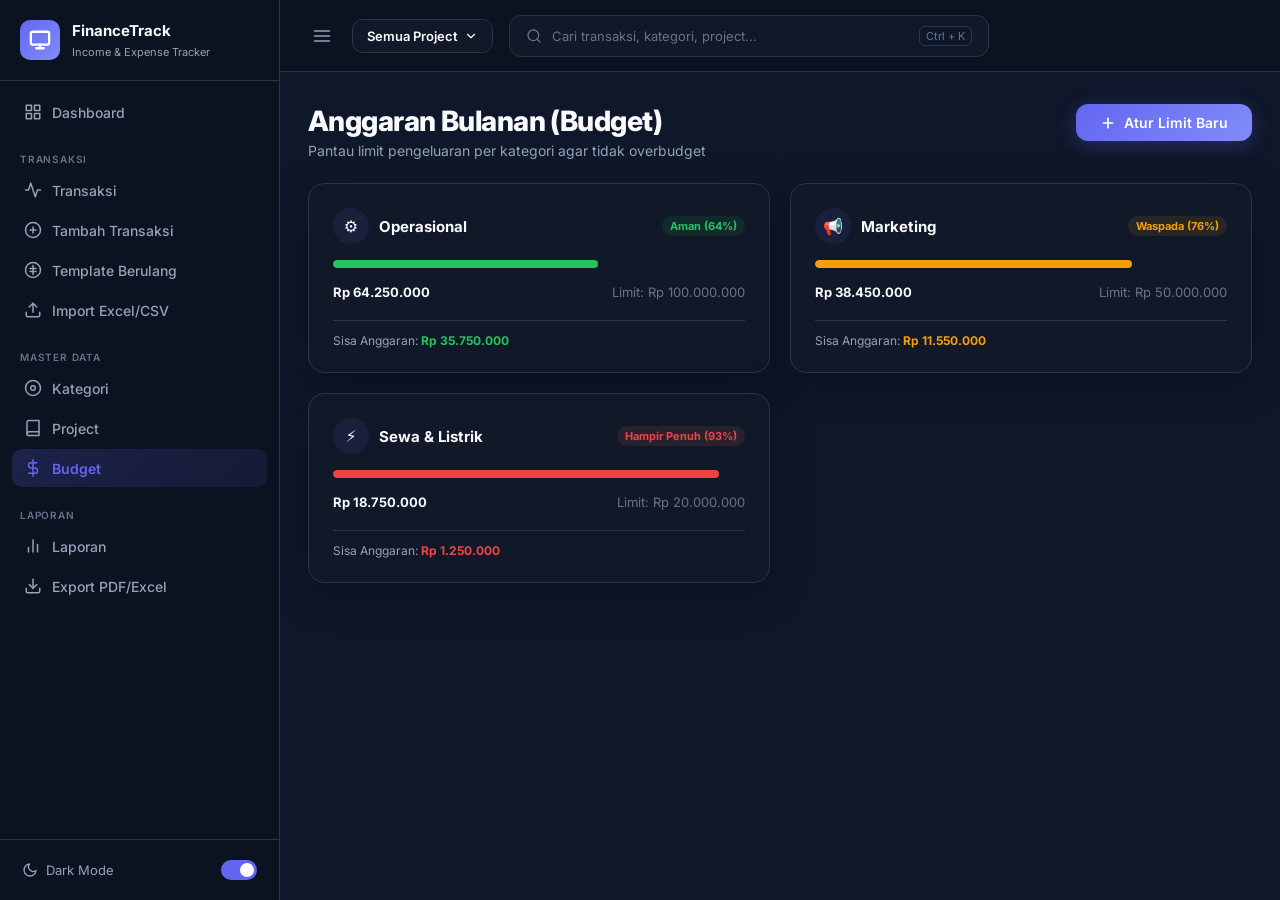
<file: budget.html>
<!DOCTYPE html>
<html lang="id" data-theme="dark">
<head>
  <meta charset="UTF-8" />
  <meta name="viewport" content="width=device-width, initial-scale=1.0" />
  <title>FinanceTrack — Limit & Anggaran Budget</title>
  <meta name="description" content="Sistem Reporting Keuangan — Manajemen limit budget pengeluaran per kategori agar keuangan tetap sehat." />
  <link rel="preconnect" href="https://fonts.googleapis.com" />
  <link rel="preconnect" href="https://fonts.gstatic.com" crossorigin />
  <link href="https://fonts.googleapis.com/css2?family=Inter:wght@300;400;500;600;700;800&display=swap" rel="stylesheet" />
  <link rel="stylesheet" href="style.css" />
  <style>
    /* Styling tambahan khusus halaman Budget */
    .budget-grid {
      display: grid;
      grid-template-columns: repeat(auto-fill, minmax(340px, 1fr));
      gap: 20px;
    }

    .budget-card {
      background: var(--surface);
      border: 1px solid var(--border);
      border-radius: var(--radius-card);
      padding: 24px;
      box-shadow: var(--card-shadow);
      display: flex;
      flex-direction: column;
      gap: 16px;
      transition: all 0.2s;
    }

    .budget-card:hover {
      transform: translateY(-4px);
      box-shadow: var(--hover-shadow);
      border-color: var(--primary);
    }

    .budget-header {
      display: flex;
      justify-content: space-between;
      align-items: center;
    }

    .budget-cat-info {
      display: flex;
      align-items: center;
      gap: 10px;
    }

    .budget-icon-circle {
      width: 36px;
      height: 36px;
      border-radius: 50%;
      background: rgba(99, 102, 241, 0.1);
      display: flex;
      align-items: center;
      justify-content: center;
      font-size: 16px;
    }

    .budget-cat-name {
      font-size: 15px;
      font-weight: 700;
      color: var(--text-primary);
    }

    .budget-status-label {
      font-size: 11px;
      font-weight: 700;
      padding: 3px 8px;
      border-radius: 12px;
    }

    .budget-status-label.safe {
      background: rgba(34, 197, 94, 0.1);
      color: #22C55E;
    }

    .budget-status-label.warning {
      background: rgba(245, 158, 11, 0.1);
      color: #F59E0B;
    }

    .budget-status-label.danger {
      background: rgba(239, 110, 110, 0.1);
      color: #EF4444;
    }

    .progress-track {
      width: 100%;
      height: 8px;
      background: var(--bg);
      border-radius: 4px;
      overflow: hidden;
    }

    .progress-bar-fill {
      height: 100%;
      border-radius: 4px;
      transition: width 0.5s ease-out;
    }

    .budget-numbers-row {
      display: flex;
      justify-content: space-between;
      font-size: 13px;
    }

    .budget-actual {
      font-weight: 700;
      color: var(--text-primary);
    }

    .budget-limit {
      color: var(--text-muted);
    }

    .budget-remaining {
      font-size: 12px;
      color: var(--text-secondary);
      border-top: 1px solid var(--border);
      padding-top: 12px;
      margin-top: 4px;
    }
  </style>
</head>
<body>

<!-- ===================== SIDEBAR ===================== -->
<aside class="sidebar" id="sidebar">
  <div class="sidebar-logo">
    <div class="logo-icon">
      <svg width="22" height="22" viewBox="0 0 24 24" fill="none" stroke="currentColor" stroke-width="2.5" stroke-linecap="round" stroke-linejoin="round">
        <rect x="2" y="3" width="20" height="14" rx="2"/><line x1="8" y1="21" x2="16" y2="21"/><line x1="12" y1="17" x2="12" y2="21"/>
      </svg>
    </div>
    <div class="logo-text">
      <span class="logo-title">FinanceTrack</span>
      <span class="logo-sub">Income & Expense Tracker</span>
    </div>
  </div>

  <nav class="sidebar-nav">
    <a href="index.html" class="nav-item" id="nav-dashboard">
      <svg class="nav-icon" width="18" height="18" viewBox="0 0 24 24" fill="none" stroke="currentColor" stroke-width="2" stroke-linecap="round" stroke-linejoin="round"><rect x="3" y="3" width="7" height="7"/><rect x="14" y="3" width="7" height="7"/><rect x="14" y="14" width="7" height="7"/><rect x="3" y="14" width="7" height="7"/></svg>
      Dashboard
    </a>

    <div class="nav-section-label">TRANSAKSI</div>
    <a href="transaksi.html" class="nav-item" id="nav-transaksi">
      <svg class="nav-icon" width="18" height="18" viewBox="0 0 24 24" fill="none" stroke="currentColor" stroke-width="2" stroke-linecap="round" stroke-linejoin="round"><polyline points="22 12 18 12 15 21 9 3 6 12 2 12"/></svg>
      Transaksi
    </a>
    <a href="#" class="nav-item" id="nav-tambah">
      <svg class="nav-icon" width="18" height="18" viewBox="0 0 24 24" fill="none" stroke="currentColor" stroke-width="2" stroke-linecap="round" stroke-linejoin="round"><circle cx="12" cy="12" r="10"/><line x1="12" y1="8" x2="12" y2="16"/><line x1="8" y1="12" x2="16" y2="12"/></svg>
      Tambah Transaksi
    </a>
    <a href="template.html" class="nav-item" id="nav-template">
      <svg class="nav-icon" width="18" height="18" viewBox="0 0 24 24" fill="none" stroke="currentColor" stroke-width="2" stroke-linecap="round" stroke-linejoin="round"><path d="M12 22c5.523 0 10-4.477 10-10S17.523 2 12 2 2 6.477 2 12s4.477 10 10 10z"/><path d="M12 6v12"/><path d="M8 10h8"/><path d="M8 14h8"/></svg>
      Template Berulang
    </a>
    <a href="import.html" class="nav-item" id="nav-import">
      <svg class="nav-icon" width="18" height="18" viewBox="0 0 24 24" fill="none" stroke="currentColor" stroke-width="2" stroke-linecap="round" stroke-linejoin="round"><path d="M21 15v4a2 2 0 0 1-2 2H5a2 2 0 0 1-2-2v-4"/><polyline points="17 8 12 3 7 8"/><line x1="12" y1="3" x2="12" y2="15"/></svg>
      Import Excel/CSV
    </a>

    <div class="nav-section-label">MASTER DATA</div>
    <a href="#" class="nav-item" id="nav-kategori">
      <svg class="nav-icon" width="18" height="18" viewBox="0 0 24 24" fill="none" stroke="currentColor" stroke-width="2" stroke-linecap="round" stroke-linejoin="round"><circle cx="12" cy="12" r="10"/><circle cx="12" cy="12" r="3"/></svg>
      Kategori
    </a>
    <a href="#" class="nav-item" id="nav-project">
      <svg class="nav-icon" width="18" height="18" viewBox="0 0 24 24" fill="none" stroke="currentColor" stroke-width="2" stroke-linecap="round" stroke-linejoin="round"><path d="M4 19.5A2.5 2.5 0 0 1 6.5 17H20"/><path d="M6.5 2H20v20H6.5A2.5 2.5 0 0 1 4 19.5v-15A2.5 2.5 0 0 1 6.5 2z"/></svg>
      Project
    </a>
    <a href="budget.html" class="nav-item active" id="nav-budget">
      <svg class="nav-icon" width="18" height="18" viewBox="0 0 24 24" fill="none" stroke="currentColor" stroke-width="2" stroke-linecap="round" stroke-linejoin="round"><line x1="12" y1="1" x2="12" y2="23"/><path d="M17 5H9.5a3.5 3.5 0 0 0 0 7h5a3.5 3.5 0 0 1 0 7H6"/></svg>
      Budget
    </a>

    <div class="nav-section-label">LAPORAN</div>
    <a href="laporan.html" class="nav-item" id="nav-laporan">
      <svg class="nav-icon" width="18" height="18" viewBox="0 0 24 24" fill="none" stroke="currentColor" stroke-width="2" stroke-linecap="round" stroke-linejoin="round"><line x1="18" y1="20" x2="18" y2="10"/><line x1="12" y1="20" x2="12" y2="4"/><line x1="6" y1="20" x2="6" y2="14"/></svg>
      Laporan
    </a>
    <a href="#" class="nav-item" id="nav-export">
      <svg class="nav-icon" width="18" height="18" viewBox="0 0 24 24" fill="none" stroke="currentColor" stroke-width="2" stroke-linecap="round" stroke-linejoin="round"><path d="M21 15v4a2 2 0 0 1-2 2H5a2 2 0 0 1-2-2v-4"/><polyline points="7 10 12 15 17 10"/><line x1="12" y1="15" x2="12" y2="3"/></svg>
      Export PDF/Excel
    </a>
  </nav>

  <div class="sidebar-bottom">
    <div class="dark-mode-toggle">
      <svg width="16" height="16" viewBox="0 0 24 24" fill="none" stroke="currentColor" stroke-width="2" stroke-linecap="round" stroke-linejoin="round"><path d="M21 12.79A9 9 0 1 1 11.21 3 7 7 0 0 0 21 12.79z"/></svg>
      <span>Dark Mode</span>
      <div class="toggle-switch active" id="themeToggle" onclick="toggleTheme()">
        <div class="toggle-thumb"></div>
      </div>
    </div>
  </div>
</aside>

<!-- ===================== MAIN CONTENT ===================== -->
<div class="main-wrapper">

  <!-- HEADER -->
  <header class="topbar" id="topbar">
    <div class="topbar-left">
      <button class="sidebar-toggle" id="sidebarToggle" onclick="toggleSidebar()" aria-label="Toggle Sidebar">
        <svg width="20" height="20" viewBox="0 0 24 24" fill="none" stroke="currentColor" stroke-width="2" stroke-linecap="round" stroke-linejoin="round"><line x1="3" y1="12" x2="21" y2="12"/><line x1="3" y1="6" x2="21" y2="6"/><line x1="3" y1="18" x2="21" y2="18"/></svg>
      </button>
      <div class="project-switcher" id="projectSwitcher">
        <span>Semua Project</span>
        <svg width="14" height="14" viewBox="0 0 24 24" fill="none" stroke="currentColor" stroke-width="2" stroke-linecap="round" stroke-linejoin="round"><polyline points="6 9 12 15 18 9"/></svg>
      </div>
    </div>

    <div class="topbar-search" id="globalSearchBar" onclick="openSearch()">
      <svg width="16" height="16" viewBox="0 0 24 24" fill="none" stroke="currentColor" stroke-width="2" stroke-linecap="round" stroke-linejoin="round"><circle cx="11" cy="11" r="8"/><line x1="21" y1="21" x2="16.65" y2="16.65"/></svg>
      <span>Cari transaksi, kategori, project...</span>
      <kbd>Ctrl + K</kbd>
    </div>
  </header>

  <!-- PAGE CONTENT -->
  <main class="content" id="mainContent">

    <!-- Page Header -->
    <div class="page-header">
      <div>
        <h1 class="page-title">Anggaran Bulanan (Budget)</h1>
        <p class="page-sub">Pantau limit pengeluaran per kategori agar tidak overbudget</p>
      </div>
      <button class="btn-primary" onclick="showToast('info', 'Fitur buat budget limit baru mockup')">
        <svg width="16" height="16" viewBox="0 0 24 24" fill="none" stroke="currentColor" stroke-width="2.5" stroke-linecap="round" stroke-linejoin="round"><line x1="12" y1="5" x2="12" y2="19"/><line x1="5" y1="12" x2="19" y2="12"/></svg>
        Atur Limit Baru
      </button>
    </div>

    <!-- BUDGET GRID -->
    <div class="budget-grid">
      
      <!-- Budget 1 -->
      <div class="budget-card">
        <div class="budget-header">
          <div class="budget-cat-info">
            <div class="budget-icon-circle">⚙️</div>
            <span class="budget-cat-name">Operasional</span>
          </div>
          <span class="budget-status-label safe">Aman (64%)</span>
        </div>
        <div class="progress-track">
          <div class="progress-bar-fill" style="width: 64.2%; background: #22C55E;"></div>
        </div>
        <div class="budget-numbers-row">
          <span class="budget-actual">Rp 64.250.000</span>
          <span class="budget-limit">Limit: Rp 100.000.000</span>
        </div>
        <div class="budget-remaining">Sisa Anggaran: <strong style="color:var(--success);">Rp 35.750.000</strong></div>
      </div>

      <!-- Budget 2 -->
      <div class="budget-card">
        <div class="budget-header">
          <div class="budget-cat-info">
            <div class="budget-icon-circle">📢</div>
            <span class="budget-cat-name">Marketing</span>
          </div>
          <span class="budget-status-label warning">Waspada (76%)</span>
        </div>
        <div class="progress-track">
          <div class="progress-bar-fill" style="width: 76.9%; background: #F59E0B;"></div>
        </div>
        <div class="budget-numbers-row">
          <span class="budget-actual">Rp 38.450.000</span>
          <span class="budget-limit">Limit: Rp 50.000.000</span>
        </div>
        <div class="budget-remaining">Sisa Anggaran: <strong style="color:var(--warning);">Rp 11.550.000</strong></div>
      </div>

      <!-- Budget 3 -->
      <div class="budget-card">
        <div class="budget-header">
          <div class="budget-cat-info">
            <div class="budget-icon-circle">⚡</div>
            <span class="budget-cat-name">Sewa & Listrik</span>
          </div>
          <span class="budget-status-label danger">Hampir Penuh (93%)</span>
        </div>
        <div class="progress-track">
          <div class="progress-bar-fill" style="width: 93.7%; background: #EF4444;"></div>
        </div>
        <div class="budget-numbers-row">
          <span class="budget-actual">Rp 18.750.000</span>
          <span class="budget-limit">Limit: Rp 20.000.000</span>
        </div>
        <div class="budget-remaining">Sisa Anggaran: <strong style="color:var(--danger);">Rp 1.250.000</strong></div>
      </div>

    </div>

  </main>
</div>

<!-- ===================== QUICK ADD MODAL ===================== -->
<div class="modal-overlay" id="modalOverlay" onclick="closeModalOverlay(event)">
  <!-- Modal sama seperti default -->
</div>

<!-- ===================== TOAST ===================== -->
<div class="toast-container" id="toastContainer"></div>

<!-- ===================== SCRIPTS ===================== -->
<script src="app.js"></script>
</body>
</html>
</file>
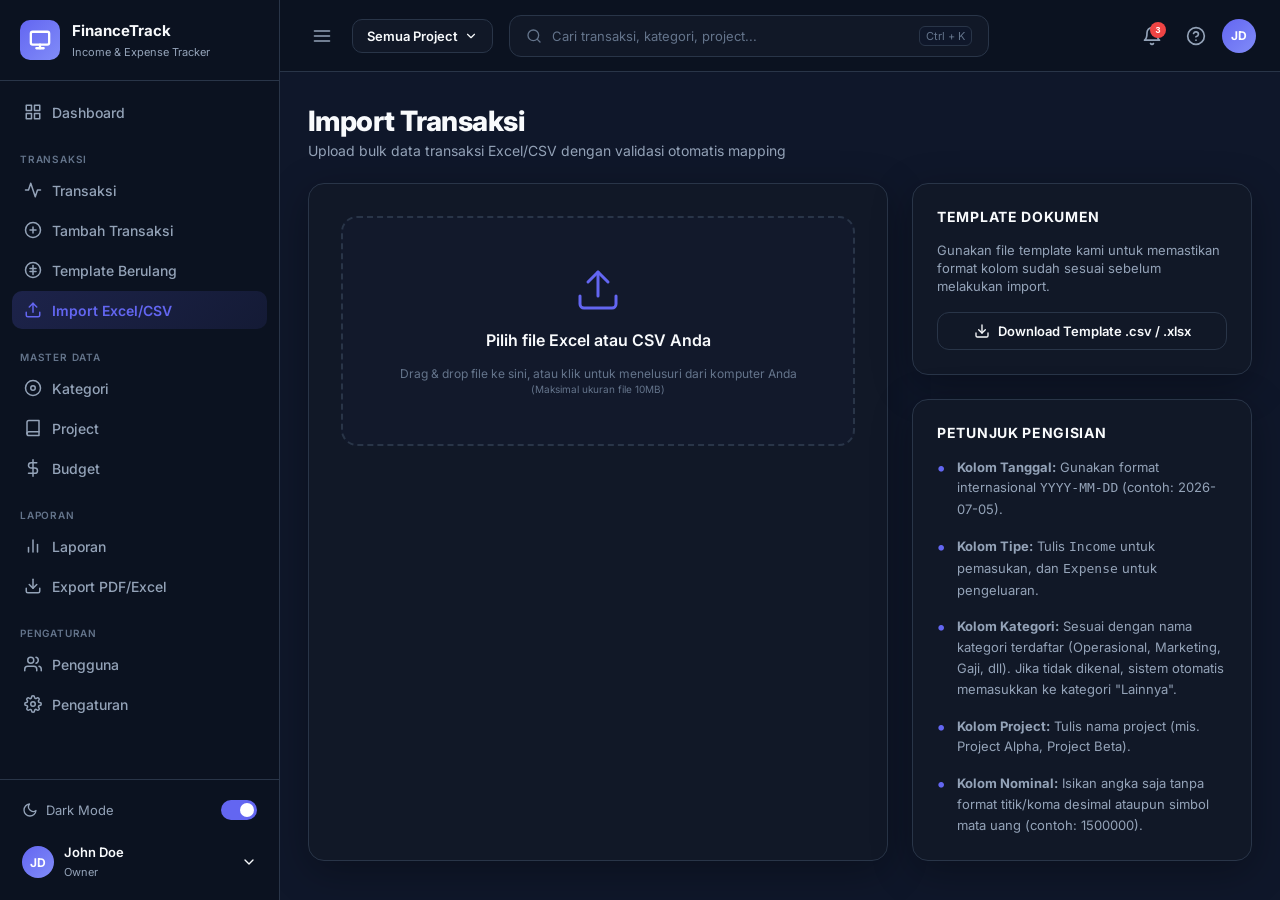
<file: import.html>
<!DOCTYPE html>
<html lang="id" data-theme="dark">
<head>
  <meta charset="UTF-8" />
  <meta name="viewport" content="width=device-width, initial-scale=1.0" />
  <title>FinanceTrack — Import Transaksi Excel/CSV</title>
  <meta name="description" content="Sistem Reporting Keuangan — Halaman upload dan import data transaksi Excel/CSV." />
  <link rel="preconnect" href="https://fonts.googleapis.com" />
  <link rel="preconnect" href="https://fonts.gstatic.com" crossorigin />
  <link href="https://fonts.googleapis.com/css2?family=Inter:wght@300;400;500;600;700;800&display=swap" rel="stylesheet" />
  <link rel="stylesheet" href="style.css" />
  <style>
    /* Styling tambahan khusus halaman Import Excel/CSV agar modern & visual */
    .import-container {
      display: grid;
      grid-template-columns: 1fr 340px;
      gap: 24px;
    }
    
    @media (max-width: 1024px) {
      .import-container {
        grid-template-columns: 1fr;
      }
    }
    
    .import-main-card {
      background: var(--surface);
      border: 1px solid var(--border);
      border-radius: var(--radius-card);
      padding: 32px;
      box-shadow: var(--card-shadow);
      display: flex;
      flex-direction: column;
      gap: 24px;
    }
    
    .instructions-card {
      background: var(--surface);
      border: 1px solid var(--border);
      border-radius: var(--radius-card);
      padding: 24px;
      box-shadow: var(--card-shadow);
      display: flex;
      flex-direction: column;
      gap: 16px;
    }

    .instructions-title {
      font-size: 14px;
      font-weight: 700;
      color: var(--text-primary);
      text-transform: uppercase;
      letter-spacing: 0.05em;
    }

    .instructions-list {
      display: flex;
      flex-direction: column;
      gap: 16px;
      list-style: none;
      padding: 0;
    }

    .instructions-list li {
      font-size: 13px;
      color: var(--text-secondary);
      line-height: 1.6;
      position: relative;
      padding-left: 20px;
    }

    .instructions-list li::before {
      content: "•";
      color: var(--primary);
      font-weight: bold;
      font-size: 18px;
      position: absolute;
      left: 0;
      top: 0;
      line-height: 1.2;
    }

    .big-upload-zone {
      border: 2px dashed var(--border);
      border-radius: var(--radius-card);
      padding: 48px 24px;
      display: flex;
      flex-direction: column;
      align-items: center;
      justify-content: center;
      gap: 16px;
      cursor: pointer;
      color: var(--text-secondary);
      transition: all 0.2s ease;
      background: rgba(99, 102, 241, 0.02);
    }

    .big-upload-zone:hover {
      border-color: var(--primary);
      background: rgba(99, 102, 241, 0.05);
      transform: translateY(-2px);
    }

    .big-upload-zone svg {
      color: var(--primary);
      transition: transform 0.2s ease;
    }
    
    .big-upload-zone:hover svg {
      transform: translateY(-4px);
    }

    .upload-title {
      font-size: 16px;
      font-weight: 600;
      color: var(--text-primary);
    }

    .upload-desc {
      font-size: 12px;
      color: var(--text-muted);
      text-align: center;
    }

    .btn-download-template {
      display: inline-flex;
      align-items: center;
      justify-content: center;
      gap: 8px;
      padding: 10px 16px;
      background: none;
      border: 1px solid var(--border);
      border-radius: var(--radius-btn);
      font-size: 13px;
      font-weight: 600;
      color: var(--text-primary);
      text-decoration: none;
      cursor: pointer;
      transition: all 0.15s;
      width: 100%;
    }

    .btn-download-template:hover {
      border-color: var(--primary);
      color: var(--primary);
      background: rgba(99, 102, 241, 0.04);
    }

    /* Table mapping / preview */
    .preview-header {
      display: flex;
      align-items: center;
      justify-content: space-between;
      border-top: 1px solid var(--border);
      padding-top: 24px;
    }

    .preview-title {
      font-size: 15px;
      font-weight: 700;
      color: var(--text-primary);
    }

    .preview-badge {
      padding: 3px 9px;
      border-radius: 20px;
      font-size: 11px;
      font-weight: 600;
      background: rgba(99, 102, 241, 0.15);
      color: var(--primary);
    }

    .validation-summary {
      background: rgba(34, 197, 94, 0.08);
      border: 1px solid rgba(34, 197, 94, 0.2);
      border-radius: 12px;
      padding: 16px;
      display: flex;
      align-items: center;
      gap: 12px;
    }

    .validation-summary.error {
      background: rgba(239, 68, 68, 0.08);
      border: 1px solid rgba(239, 68, 68, 0.2);
    }

    .validation-text {
      font-size: 13px;
      color: var(--text-primary);
    }

    .validation-text span {
      font-weight: 700;
    }

    .btn-import-execute {
      display: flex;
      align-items: center;
      justify-content: center;
      gap: 8px;
      padding: 12px 24px;
      background: linear-gradient(135deg, var(--primary), #818CF8);
      border: none;
      color: white;
      border-radius: var(--radius-btn);
      font-size: 14px;
      font-weight: 600;
      cursor: pointer;
      box-shadow: 0 4px 20px rgba(99,102,241,0.3);
      transition: all 0.2s ease;
      align-self: flex-end;
    }

    .btn-import-execute:hover {
      transform: translateY(-2px);
      box-shadow: 0 8px 30px rgba(99,102,241,0.45);
    }

    .btn-import-execute:disabled {
      opacity: 0.5;
      cursor: not-allowed;
      transform: none;
      box-shadow: none;
    }

    @media (max-width: 1024px) {
      .import-container {
        grid-template-columns: 1fr;
      }
    }
  </style>
</head>
<body>

<!-- ===================== SIDEBAR ===================== -->
<aside class="sidebar" id="sidebar">
  <div class="sidebar-logo">
    <div class="logo-icon">
      <svg width="22" height="22" viewBox="0 0 24 24" fill="none" stroke="currentColor" stroke-width="2.5" stroke-linecap="round" stroke-linejoin="round">
        <rect x="2" y="3" width="20" height="14" rx="2"/><line x1="8" y1="21" x2="16" y2="21"/><line x1="12" y1="17" x2="12" y2="21"/>
      </svg>
    </div>
    <div class="logo-text">
      <span class="logo-title">FinanceTrack</span>
      <span class="logo-sub">Income & Expense Tracker</span>
    </div>
  </div>

  <nav class="sidebar-nav">
    <a href="index.html" class="nav-item" id="nav-dashboard">
      <svg class="nav-icon" width="18" height="18" viewBox="0 0 24 24" fill="none" stroke="currentColor" stroke-width="2" stroke-linecap="round" stroke-linejoin="round"><rect x="3" y="3" width="7" height="7"/><rect x="14" y="3" width="7" height="7"/><rect x="14" y="14" width="7" height="7"/><rect x="3" y="14" width="7" height="7"/></svg>
      Dashboard
    </a>

    <div class="nav-section-label">TRANSAKSI</div>
    <a href="transaksi.html" class="nav-item" id="nav-transaksi">
      <svg class="nav-icon" width="18" height="18" viewBox="0 0 24 24" fill="none" stroke="currentColor" stroke-width="2" stroke-linecap="round" stroke-linejoin="round"><polyline points="22 12 18 12 15 21 9 3 6 12 2 12"/></svg>
      Transaksi
    </a>
    <a href="#" class="nav-item" id="nav-tambah">
      <svg class="nav-icon" width="18" height="18" viewBox="0 0 24 24" fill="none" stroke="currentColor" stroke-width="2" stroke-linecap="round" stroke-linejoin="round"><circle cx="12" cy="12" r="10"/><line x1="12" y1="8" x2="12" y2="16"/><line x1="8" y1="12" x2="16" y2="12"/></svg>
      Tambah Transaksi
    </a>
    <a href="template.html" class="nav-item" id="nav-template">
      <svg class="nav-icon" width="18" height="18" viewBox="0 0 24 24" fill="none" stroke="currentColor" stroke-width="2" stroke-linecap="round" stroke-linejoin="round"><path d="M12 22c5.523 0 10-4.477 10-10S17.523 2 12 2 2 6.477 2 12s4.477 10 10 10z"/><path d="M12 6v12"/><path d="M8 10h8"/><path d="M8 14h8"/></svg>
      Template Berulang
    </a>
    <a href="import.html" class="nav-item active" id="nav-import">
      <svg class="nav-icon" width="18" height="18" viewBox="0 0 24 24" fill="none" stroke="currentColor" stroke-width="2" stroke-linecap="round" stroke-linejoin="round"><path d="M21 15v4a2 2 0 0 1-2 2H5a2 2 0 0 1-2-2v-4"/><polyline points="17 8 12 3 7 8"/><line x1="12" y1="3" x2="12" y2="15"/></svg>
      Import Excel/CSV
    </a>

    <div class="nav-section-label">MASTER DATA</div>
    <a href="kategori.html" class="nav-item" id="nav-kategori">
      <svg class="nav-icon" width="18" height="18" viewBox="0 0 24 24" fill="none" stroke="currentColor" stroke-width="2" stroke-linecap="round" stroke-linejoin="round"><circle cx="12" cy="12" r="10"/><circle cx="12" cy="12" r="3"/></svg>
      Kategori
    </a>
    <a href="project.html" class="nav-item" id="nav-project">
      <svg class="nav-icon" width="18" height="18" viewBox="0 0 24 24" fill="none" stroke="currentColor" stroke-width="2" stroke-linecap="round" stroke-linejoin="round"><path d="M4 19.5A2.5 2.5 0 0 1 6.5 17H20"/><path d="M6.5 2H20v20H6.5A2.5 2.5 0 0 1 4 19.5v-15A2.5 2.5 0 0 1 6.5 2z"/></svg>
      Project
    </a>
    <a href="budget.html" class="nav-item" id="nav-budget">
      <svg class="nav-icon" width="18" height="18" viewBox="0 0 24 24" fill="none" stroke="currentColor" stroke-width="2" stroke-linecap="round" stroke-linejoin="round"><line x1="12" y1="1" x2="12" y2="23"/><path d="M17 5H9.5a3.5 3.5 0 0 0 0 7h5a3.5 3.5 0 0 1 0 7H6"/></svg>
      Budget
    </a>

    <div class="nav-section-label">LAPORAN</div>
    <a href="laporan.html" class="nav-item" id="nav-laporan">
      <svg class="nav-icon" width="18" height="18" viewBox="0 0 24 24" fill="none" stroke="currentColor" stroke-width="2" stroke-linecap="round" stroke-linejoin="round"><line x1="18" y1="20" x2="18" y2="10"/><line x1="12" y1="20" x2="12" y2="4"/><line x1="6" y1="20" x2="6" y2="14"/></svg>
      Laporan
    </a>
    <a href="#" class="nav-item" id="nav-export">
      <svg class="nav-icon" width="18" height="18" viewBox="0 0 24 24" fill="none" stroke="currentColor" stroke-width="2" stroke-linecap="round" stroke-linejoin="round"><path d="M21 15v4a2 2 0 0 1-2 2H5a2 2 0 0 1-2-2v-4"/><polyline points="7 10 12 15 17 10"/><line x1="12" y1="15" x2="12" y2="3"/></svg>
      Export PDF/Excel
    </a>

    <div class="nav-section-label">PENGATURAN</div>
    <a href="#" class="nav-item" id="nav-pengguna">
      <svg class="nav-icon" width="18" height="18" viewBox="0 0 24 24" fill="none" stroke="currentColor" stroke-width="2" stroke-linecap="round" stroke-linejoin="round"><path d="M17 21v-2a4 4 0 0 0-4-4H5a4 4 0 0 0-4 4v2"/><circle cx="9" cy="7" r="4"/><path d="M23 21v-2a4 4 0 0 0-3-3.87"/><path d="M16 3.13a4 4 0 0 1 0 7.75"/></svg>
      Pengguna
    </a>
    <a href="#" class="nav-item" id="nav-pengaturan">
      <svg class="nav-icon" width="18" height="18" viewBox="0 0 24 24" fill="none" stroke="currentColor" stroke-width="2" stroke-linecap="round" stroke-linejoin="round"><circle cx="12" cy="12" r="3"/><path d="M19.4 15a1.65 1.65 0 0 0 .33 1.82l.06.06a2 2 0 1 1-2.83 2.83l-.06-.06a1.65 1.65 0 0 0-1.82-.33 1.65 1.65 0 0 0-1 1.51V21a2 2 0 0 1-4 0v-.09A1.65 1.65 0 0 0 9 19.4a1.65 1.65 0 0 0-1.82.33l-.06.06a2 2 0 1 1-2.83-2.83l.06-.06a1.65 1.65 0 0 0 .33-1.82 1.65 1.65 0 0 0-1.51-1H3a2 2 0 0 1 0-4h.09A1.65 1.65 0 0 0 4.6 9a1.65 1.65 0 0 0-.33-1.82l-.06-.06a2 2 0 1 1 2.83-2.83l.06.06a1.65 1.65 0 0 0 1.82.33H9a1.65 1.65 0 0 0 1-1.51V3a2 2 0 0 1 4 0v.09a1.65 1.65 0 0 0 1 1.51 1.65 1.65 0 0 0 1.82-.33l.06-.06a2 2 0 1 1 2.83 2.83l-.06.06a1.65 1.65 0 0 0-.33 1.82V9a1.65 1.65 0 0 0 1.51 1H21a2 2 0 0 1 0 4h-.09a1.65 1.65 0 0 0-1.51 1z"/></svg>
      Pengaturan
    </a>
  </nav>

  <div class="sidebar-bottom">
    <div class="dark-mode-toggle">
      <svg width="16" height="16" viewBox="0 0 24 24" fill="none" stroke="currentColor" stroke-width="2" stroke-linecap="round" stroke-linejoin="round"><path d="M21 12.79A9 9 0 1 1 11.21 3 7 7 0 0 0 21 12.79z"/></svg>
      <span>Dark Mode</span>
      <div class="toggle-switch active" id="themeToggle" onclick="toggleTheme()">
        <div class="toggle-thumb"></div>
      </div>
    </div>
    <div class="sidebar-profile">
      <div class="avatar">JD</div>
      <div class="profile-info">
        <span class="profile-name">John Doe</span>
        <span class="profile-role">Owner</span>
      </div>
      <svg width="16" height="16" viewBox="0 0 24 24" fill="none" stroke="currentColor" stroke-width="2" stroke-linecap="round" stroke-linejoin="round"><polyline points="6 9 12 15 18 9"/></svg>
    </div>
  </div>
</aside>

<!-- ===================== MAIN CONTENT ===================== -->
<div class="main-wrapper">

  <!-- HEADER -->
  <header class="topbar" id="topbar">
    <div class="topbar-left">
      <button class="sidebar-toggle" id="sidebarToggle" onclick="toggleSidebar()" aria-label="Toggle Sidebar">
        <svg width="20" height="20" viewBox="0 0 24 24" fill="none" stroke="currentColor" stroke-width="2" stroke-linecap="round" stroke-linejoin="round"><line x1="3" y1="12" x2="21" y2="12"/><line x1="3" y1="6" x2="21" y2="6"/><line x1="3" y1="18" x2="21" y2="18"/></svg>
      </button>
      <div class="project-switcher" id="projectSwitcher">
        <span>Semua Project</span>
        <svg width="14" height="14" viewBox="0 0 24 24" fill="none" stroke="currentColor" stroke-width="2" stroke-linecap="round" stroke-linejoin="round"><polyline points="6 9 12 15 18 9"/></svg>
        <div class="project-dropdown" id="projectDropdown">
          <div class="dropdown-item active">Semua Project</div>
          <div class="dropdown-item">Project Alpha</div>
          <div class="dropdown-item">Project Beta</div>
          <div class="dropdown-item">Project Gamma</div>
          <div class="dropdown-item">Project Delta</div>
          <div class="dropdown-item">Project Epsilon</div>
        </div>
      </div>
    </div>

    <div class="topbar-search" id="globalSearchBar" onclick="openSearch()">
      <svg width="16" height="16" viewBox="0 0 24 24" fill="none" stroke="currentColor" stroke-width="2" stroke-linecap="round" stroke-linejoin="round"><circle cx="11" cy="11" r="8"/><line x1="21" y1="21" x2="16.65" y2="16.65"/></svg>
      <span>Cari transaksi, kategori, project...</span>
      <kbd>Ctrl + K</kbd>
    </div>

    <div class="topbar-right">
      <button class="icon-btn notif-btn" id="notifBtn" aria-label="Notifikasi">
        <svg width="20" height="20" viewBox="0 0 24 24" fill="none" stroke="currentColor" stroke-width="2" stroke-linecap="round" stroke-linejoin="round"><path d="M18 8A6 6 0 0 0 6 8c0 7-3 9-3 9h18s-3-2-3-9"/><path d="M13.73 21a2 2 0 0 1-3.46 0"/></svg>
        <span class="badge">3</span>
      </button>
      <button class="icon-btn" id="helpBtn" aria-label="Bantuan">
        <svg width="20" height="20" viewBox="0 0 24 24" fill="none" stroke="currentColor" stroke-width="2" stroke-linecap="round" stroke-linejoin="round"><circle cx="12" cy="12" r="10"/><path d="M9.09 9a3 3 0 0 1 5.83 1c0 2-3 3-3 3"/><line x1="12" y1="17" x2="12.01" y2="17"/></svg>
      </button>
      <div class="header-avatar" id="headerAvatar">JD</div>
    </div>
  </header>

  <!-- PAGE CONTENT -->
  <main class="content" id="mainContent">

    <!-- Page Header -->
    <div class="page-header">
      <div>
        <h1 class="page-title">Import Transaksi</h1>
        <p class="page-sub">Upload bulk data transaksi Excel/CSV dengan validasi otomatis mapping</p>
      </div>
    </div>

    <div class="import-container">
      
      <!-- Upload area & Preview -->
      <div class="import-main-card">
        <div class="big-upload-zone" id="bigUploadZone" onclick="document.getElementById('importFile').click()">
          <svg width="48" height="48" viewBox="0 0 24 24" fill="none" stroke="currentColor" stroke-width="1.5" stroke-linecap="round" stroke-linejoin="round"><path d="M21 15v4a2 2 0 0 1-2 2H5a2 2 0 0 1-2-2v-4"/><polyline points="17 8 12 3 7 8"/><line x1="12" y1="3" x2="12" y2="15"/></svg>
          <span class="upload-title">Pilih file Excel atau CSV Anda</span>
          <span class="upload-desc">Drag & drop file ke sini, atau klik untuk menelusuri dari komputer Anda<br/><small>(Maksimal ukuran file 10MB)</small></span>
          <input type="file" id="importFile" accept=".xlsx,.xls,.csv" style="display:none" onchange="handleFileSelected(this)" />
        </div>

        <!-- Preview Section (Hidden initially, shown after file selected) -->
        <div id="previewContainer" style="display: none; flex-direction: column; gap: 20px;">
          
          <div class="validation-summary" id="validationSummary">
            <span class="toast-icon">✅</span>
            <div class="validation-text">
              File <span id="fileNameDisplay">data_transaksi.xlsx</span> berhasil di-upload. Terdeteksi <span id="validRowsCount">0</span> baris data valid dan siap di-import.
            </div>
          </div>

          <div class="preview-header">
            <h3 class="preview-title">Preview Data Transaksi</h3>
            <span class="preview-badge" id="previewRowBadge">0 Baris</span>
          </div>

          <div class="table-wrap">
            <table class="tx-table">
              <thead>
                <tr>
                  <th>Tanggal</th>
                  <th>Deskripsi</th>
                  <th>Project</th>
                  <th>Kategori</th>
                  <th>Tipe</th>
                  <th>Nominal</th>
                  <th>Status Validasi</th>
                </tr>
              </thead>
              <tbody id="previewTableBody">
                <!-- Rows will be injected by JavaScript -->
              </tbody>
            </table>
          </div>

          <button class="btn-import-execute" id="btnImportExecute" onclick="executeImport()">
            <svg width="18" height="18" viewBox="0 0 24 24" fill="none" stroke="currentColor" stroke-width="2" stroke-linecap="round" stroke-linejoin="round"><polyline points="20 6 9 17 4 12"/></svg>
            Proses Import Sekarang
          </button>
        </div>

      </div>

      <!-- Right Column: Template & Instructions -->
      <div style="display: flex; flex-direction: column; gap: 24px;">
        
        <div class="instructions-card">
          <h3 class="instructions-title">Template Dokumen</h3>
          <p style="font-size: 13px; color: var(--text-secondary); line-height: 1.4;">
            Gunakan file template kami untuk memastikan format kolom sudah sesuai sebelum melakukan import.
          </p>
          <a href="FinanceTrack_Import_Template.csv" download="FinanceTrack_Import_Template.csv" class="btn-download-template" onclick="showToast('success', 'Template transaksi berhasil di-download!')">
            <svg width="16" height="16" viewBox="0 0 24 24" fill="none" stroke="currentColor" stroke-width="2" stroke-linecap="round" stroke-linejoin="round"><path d="M21 15v4a2 2 0 0 1-2 2H5a2 2 0 0 1-2-2v-4"/><polyline points="7 10 12 15 17 10"/><line x1="12" y1="15" x2="12" y2="3"/></svg>
            Download Template .csv / .xlsx
          </a>
        </div>

        <div class="instructions-card">
          <h3 class="instructions-title">Petunjuk Pengisian</h3>
          <ul class="instructions-list">
            <li><strong>Kolom Tanggal:</strong> Gunakan format internasional <code>YYYY-MM-DD</code> (contoh: 2026-07-05).</li>
            <li><strong>Kolom Tipe:</strong> Tulis <code>Income</code> untuk pemasukan, dan <code>Expense</code> untuk pengeluaran.</li>
            <li><strong>Kolom Kategori:</strong> Sesuai dengan nama kategori terdaftar (Operasional, Marketing, Gaji, dll). Jika tidak dikenal, sistem otomatis memasukkan ke kategori "Lainnya".</li>
            <li><strong>Kolom Project:</strong> Tulis nama project (mis. Project Alpha, Project Beta).</li>
            <li><strong>Kolom Nominal:</strong> Isikan angka saja tanpa format titik/koma desimal ataupun simbol mata uang (contoh: 1500000).</li>
          </ul>
        </div>

      </div>

    </div>

  </main>
</div>

<!-- ===================== QUICK ADD MODAL ===================== -->
<div class="modal-overlay" id="modalOverlay" onclick="closeModalOverlay(event)">
  <div class="modal" id="modal" role="dialog" aria-modal="true" aria-labelledby="modalTitle">
    <div class="modal-header">
      <h2 id="modalTitle">Tambah Transaksi</h2>
      <button class="modal-close" onclick="closeModal()" aria-label="Tutup modal">
        <svg width="20" height="20" viewBox="0 0 24 24" fill="none" stroke="currentColor" stroke-width="2" stroke-linecap="round" stroke-linejoin="round"><line x1="18" y1="6" x2="6" y2="18"/><line x1="6" y1="6" x2="18" y2="18"/></svg>
      </button>
    </div>

    <div class="modal-body">
      <!-- Type Toggle -->
      <div class="type-toggle" id="typeToggle">
        <button class="type-btn expense-btn active" id="expenseBtn" onclick="setType('expense')" aria-pressed="true">
          <svg width="18" height="18" viewBox="0 0 24 24" fill="none" stroke="currentColor" stroke-width="2.5" stroke-linecap="round" stroke-linejoin="round"><polyline points="23 18 13.5 8.5 8.5 13.5 1 6"/><polyline points="17 18 23 18 23 12"/></svg>
          Pengeluaran
        </button>
        <button class="type-btn income-btn" id="incomeBtn" onclick="setType('income')" aria-pressed="false">
          <svg width="18" height="18" viewBox="0 0 24 24" fill="none" stroke="currentColor" stroke-width="2.5" stroke-linecap="round" stroke-linejoin="round"><polyline points="23 6 13.5 15.5 8.5 10.5 1 18"/><polyline points="17 6 23 6 23 12"/></svg>
          Pemasukan
        </button>
      </div>

      <form id="txForm" onsubmit="submitForm(event)">
        <div class="form-row">
          <div class="form-group">
            <label for="fKategori">Kategori</label>
            <select id="fKategori" required>
              <option value="">Pilih kategori...</option>
              <option value="operasional">⚙️ Operasional</option>
              <option value="marketing">📢 Marketing</option>
              <option value="gaji">👤 Gaji & Upah</option>
              <option value="sewa">⚡ Sewa & Listrik</option>
              <option value="transportasi">🚗 Transportasi</option>
              <option value="penjualan">🛒 Penjualan</option>
              <option value="jasa">💼 Jasa</option>
              <option value="lainnya">📦 Lainnya</option>
            </select>
          </div>
          <div class="form-group">
            <label for="fNominal">Nominal</label>
            <div class="input-prefix">
              <span class="prefix-label">Rp</span>
              <input type="text" id="fNominal" placeholder="0" oninput="formatRupiah(this)" required autocomplete="off" />
            </div>
          </div>
        </div>

        <div class="form-row">
          <div class="form-group">
            <label for="fProject">Project</label>
            <select id="fProject" required>
              <option value="alpha">Project Alpha</option>
              <option value="beta">Project Beta</option>
              <option value="gamma">Project Gamma</option>
              <option value="delta">Project Delta</option>
              <option value="epsilon">Project Epsilon</option>
            </select>
          </div>
          <div class="form-group">
            <label for="fTanggal">Tanggal</label>
            <input type="date" id="fTanggal" required />
          </div>
        </div>

        <div class="form-group">
          <label for="fDeskripsi">Deskripsi</label>
          <input type="text" id="fDeskripsi" placeholder="Deskripsi singkat transaksi..." required />
        </div>

        <div class="form-group">
          <label>Attachment (Opsional)</label>
          <div class="upload-zone" id="uploadZone" onclick="document.getElementById('fFile').click()">
            <svg width="32" height="32" viewBox="0 0 24 24" fill="none" stroke="currentColor" stroke-width="1.5" stroke-linecap="round" stroke-linejoin="round"><path d="M21 15v4a2 2 0 0 1-2 2H5a2 2 0 0 1-2-2v-4"/><polyline points="17 8 12 3 7 8"/><line x1="12" y1="3" x2="12" y2="15"/></svg>
            <span>Drag & drop atau klik untuk upload</span>
            <small>Foto struk / nota — JPG, PNG, PDF</small>
            <input type="file" id="fFile" accept="image/*,.pdf" style="display:none" capture="environment" />
          </div>
        </div>

        <div class="modal-footer">
          <button type="button" class="btn-ghost" onclick="closeModal()">Batal</button>
          <button type="submit" class="btn-primary" id="submitBtn">
            <svg width="16" height="16" viewBox="0 0 24 24" fill="none" stroke="currentColor" stroke-width="2.5" stroke-linecap="round" stroke-linejoin="round"><polyline points="20 6 9 17 4 12"/></svg>
            Simpan Transaksi
          </button>
        </div>
      </form>
    </div>
  </div>
</div>

<!-- ===================== TOAST ===================== -->
<div class="toast-container" id="toastContainer"></div>

<!-- ===================== SCRIPTS ===================== -->
<script src="app.js"></script>
<script>
  // Script interaktif mockup halaman Import
  function handleFileSelected(input) {
    if (!input.files || input.files.length === 0) return;
    
    const file = input.files[0];
    document.getElementById('fileNameDisplay').textContent = file.name;
    
    // Mockup data rendering untuk simulasi import preview
    const dummyRows = [
      { tanggal: '2026-07-04', deskripsi: 'Pembelian domain & hosting server', project: 'Project Beta', kategori: '⚙️ Operasional', tipe: 'Expense', nominal: 'Rp 1.200.000', status: 'Valid' },
      { tanggal: '2026-07-03', deskripsi: 'DP Pembayaran Proyek Klien', project: 'Project Alpha', kategori: '💼 Jasa', tipe: 'Income', nominal: 'Rp 15.000.000', status: 'Valid' },
      { tanggal: '2026-07-02', deskripsi: 'Sewa ruang rapat coworking space', project: 'Project Gamma', kategori: '⚡ Sewa & Listrik', tipe: 'Expense', nominal: 'Rp 450.000', status: 'Valid' },
      { tanggal: '2026-07-01', deskripsi: 'Iklan Facebook & Instagram ads', project: 'Project Beta', kategori: '📢 Marketing', tipe: 'Expense', nominal: 'Rp 2.500.000', status: 'Valid' }
    ];

    const tbody = document.getElementById('previewTableBody');
    tbody.innerHTML = '';
    
    dummyRows.forEach(row => {
      const tr = document.createElement('tr');
      tr.innerHTML = `
        <td><span class="tx-date">${row.tanggal}</span></td>
        <td>${row.deskripsi}</td>
        <td><span class="project-badge ${row.project.toLowerCase().replace(' ', '-')}">${row.project}</span></td>
        <td><span class="category-badge">${row.kategori}</span></td>
        <td><span class="type-badge ${row.tipe === 'Income' ? 'income-type' : 'expense-type'}">${row.tipe === 'Income' ? '↑ Pemasukan' : '↓ Pengeluaran'}</span></td>
        <td class="amount-cell ${row.tipe === 'Income' ? 'income' : 'expense'}">${row.nominal}</td>
        <td><span class="status-badge final">${row.status}</span></td>
      `;
      tbody.appendChild(tr);
    });

    document.getElementById('validRowsCount').textContent = dummyRows.length;
    document.getElementById('previewRowBadge').textContent = `${dummyRows.length} Baris`;
    
    // Tampilkan panel preview & hilangkan upload drop zone
    document.getElementById('bigUploadZone').style.display = 'none';
    document.getElementById('previewContainer').style.display = 'flex';
    
    showToast('success', 'File Excel berhasil dibaca & divalidasi!');
  }

  function downloadTemplate(e) {
    e.preventDefault();
    showToast('success', 'Template Excel "FinanceTrack_Import_Template.xlsx" berhasil didownload!');
  }

  function executeImport() {
    const btn = document.getElementById('btnImportExecute');
    btn.disabled = true;
    btn.textContent = 'Mengimport data...';

    setTimeout(() => {
      showToast('success', '✅ 4 Data transaksi berhasil di-import ke dashboard!');
      setTimeout(() => {
        window.location.href = 'index.html';
      }, 1500);
    }, 1500);
  }
</script>
</body>
</html>
</file>
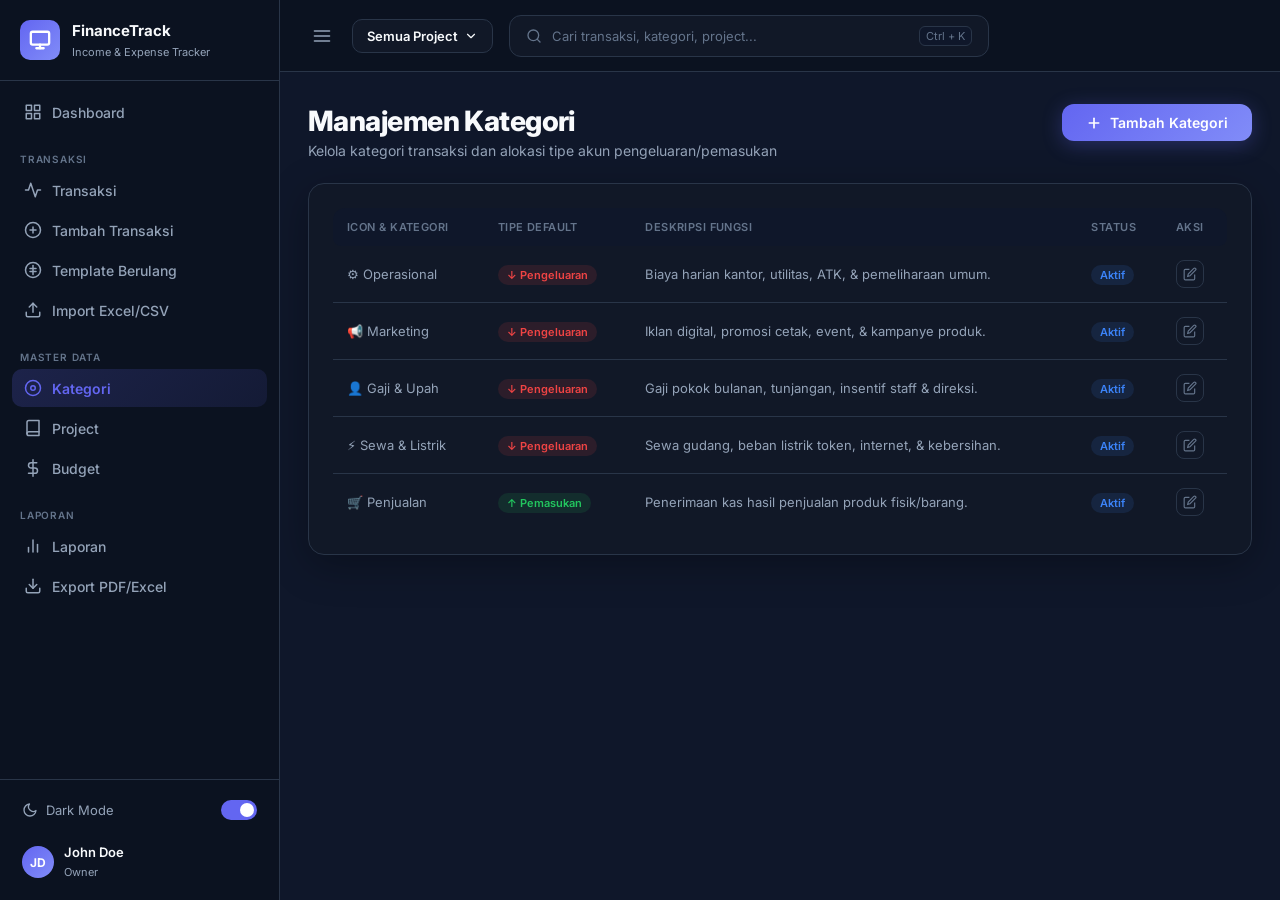
<file: kategori.html>
<!DOCTYPE html>
<html lang="id" data-theme="dark">
<head>
  <meta charset="UTF-8" />
  <meta name="viewport" content="width=device-width, initial-scale=1.0" />
  <title>FinanceTrack — Manajemen Kategori</title>
  <meta name="description" content="Sistem Reporting Keuangan — Atur kategori pemasukan dan pengeluaran transaksi keuangan usaha." />
  <link rel="preconnect" href="https://fonts.googleapis.com" />
  <link rel="preconnect" href="https://fonts.gstatic.com" crossorigin />
  <link href="https://fonts.googleapis.com/css2?family=Inter:wght@300;400;500;600;700;800&display=swap" rel="stylesheet" />
  <link rel="stylesheet" href="style.css" />
  <style>
    /* Styling tambahan khusus halaman Kategori */
    .kategori-table-card {
      background: var(--surface);
      border: 1px solid var(--border);
      border-radius: var(--radius-card);
      padding: 24px;
      box-shadow: var(--card-shadow);
    }
  </style>
</head>
<body>

<!-- ===================== SIDEBAR ===================== -->
<aside class="sidebar" id="sidebar">
  <div class="sidebar-logo">
    <div class="logo-icon">
      <svg width="22" height="22" viewBox="0 0 24 24" fill="none" stroke="currentColor" stroke-width="2.5" stroke-linecap="round" stroke-linejoin="round">
        <rect x="2" y="3" width="20" height="14" rx="2"/><line x1="8" y1="21" x2="16" y2="21"/><line x1="12" y1="17" x2="12" y2="21"/>
      </svg>
    </div>
    <div class="logo-text">
      <span class="logo-title">FinanceTrack</span>
      <span class="logo-sub">Income & Expense Tracker</span>
    </div>
  </div>

  <nav class="sidebar-nav">
    <a href="index.html" class="nav-item" id="nav-dashboard">
      <svg class="nav-icon" width="18" height="18" viewBox="0 0 24 24" fill="none" stroke="currentColor" stroke-width="2" stroke-linecap="round" stroke-linejoin="round"><rect x="3" y="3" width="7" height="7"/><rect x="14" y="3" width="7" height="7"/><rect x="14" y="14" width="7" height="7"/><rect x="3" y="14" width="7" height="7"/></svg>
      Dashboard
    </a>

    <div class="nav-section-label">TRANSAKSI</div>
    <a href="transaksi.html" class="nav-item" id="nav-transaksi">
      <svg class="nav-icon" width="18" height="18" viewBox="0 0 24 24" fill="none" stroke="currentColor" stroke-width="2" stroke-linecap="round" stroke-linejoin="round"><polyline points="22 12 18 12 15 21 9 3 6 12 2 12"/></svg>
      Transaksi
    </a>
    <a href="#" class="nav-item" id="nav-tambah">
      <svg class="nav-icon" width="18" height="18" viewBox="0 0 24 24" fill="none" stroke="currentColor" stroke-width="2" stroke-linecap="round" stroke-linejoin="round"><circle cx="12" cy="12" r="10"/><line x1="12" y1="8" x2="12" y2="16"/><line x1="8" y1="12" x2="16" y2="12"/></svg>
      Tambah Transaksi
    </a>
    <a href="template.html" class="nav-item" id="nav-template">
      <svg class="nav-icon" width="18" height="18" viewBox="0 0 24 24" fill="none" stroke="currentColor" stroke-width="2" stroke-linecap="round" stroke-linejoin="round"><path d="M12 22c5.523 0 10-4.477 10-10S17.523 2 12 2 2 6.477 2 12s4.477 10 10 10z"/><path d="M12 6v12"/><path d="M8 10h8"/><path d="M8 14h8"/></svg>
      Template Berulang
    </a>
    <a href="import.html" class="nav-item" id="nav-import">
      <svg class="nav-icon" width="18" height="18" viewBox="0 0 24 24" fill="none" stroke="currentColor" stroke-width="2" stroke-linecap="round" stroke-linejoin="round"><path d="M21 15v4a2 2 0 0 1-2 2H5a2 2 0 0 1-2-2v-4"/><polyline points="17 8 12 3 7 8"/><line x1="12" y1="3" x2="12" y2="15"/></svg>
      Import Excel/CSV
    </a>

    <div class="nav-section-label">MASTER DATA</div>
    <a href="kategori.html" class="nav-item active" id="nav-kategori">
      <svg class="nav-icon" width="18" height="18" viewBox="0 0 24 24" fill="none" stroke="currentColor" stroke-width="2" stroke-linecap="round" stroke-linejoin="round"><circle cx="12" cy="12" r="10"/><circle cx="12" cy="12" r="3"/></svg>
      Kategori
    </a>
    <a href="project.html" class="nav-item" id="nav-project">
      <svg class="nav-icon" width="18" height="18" viewBox="0 0 24 24" fill="none" stroke="currentColor" stroke-width="2" stroke-linecap="round" stroke-linejoin="round"><path d="M4 19.5A2.5 2.5 0 0 1 6.5 17H20"/><path d="M6.5 2H20v20H6.5A2.5 2.5 0 0 1 4 19.5v-15A2.5 2.5 0 0 1 6.5 2z"/></svg>
      Project
    </a>
    <a href="budget.html" class="nav-item" id="nav-budget">
      <svg class="nav-icon" width="18" height="18" viewBox="0 0 24 24" fill="none" stroke="currentColor" stroke-width="2" stroke-linecap="round" stroke-linejoin="round"><line x1="12" y1="1" x2="12" y2="23"/><path d="M17 5H9.5a3.5 3.5 0 0 0 0 7h5a3.5 3.5 0 0 1 0 7H6"/></svg>
      Budget
    </a>

    <div class="nav-section-label">LAPORAN</div>
    <a href="laporan.html" class="nav-item" id="nav-laporan">
      <svg class="nav-icon" width="18" height="18" viewBox="0 0 24 24" fill="none" stroke="currentColor" stroke-width="2" stroke-linecap="round" stroke-linejoin="round"><line x1="18" y1="20" x2="18" y2="10"/><line x1="12" y1="20" x2="12" y2="4"/><line x1="6" y1="20" x2="6" y2="14"/></svg>
      Laporan
    </a>
    <a href="#" class="nav-item" id="nav-export">
      <svg class="nav-icon" width="18" height="18" viewBox="0 0 24 24" fill="none" stroke="currentColor" stroke-width="2" stroke-linecap="round" stroke-linejoin="round"><path d="M21 15v4a2 2 0 0 1-2 2H5a2 2 0 0 1-2-2v-4"/><polyline points="7 10 12 15 17 10"/><line x1="12" y1="15" x2="12" y2="3"/></svg>
      Export PDF/Excel
    </a>
  </nav>

  <div class="sidebar-bottom">
    <div class="dark-mode-toggle">
      <svg width="16" height="16" viewBox="0 0 24 24" fill="none" stroke="currentColor" stroke-width="2" stroke-linecap="round" stroke-linejoin="round"><path d="M21 12.79A9 9 0 1 1 11.21 3 7 7 0 0 0 21 12.79z"/></svg>
      <span>Dark Mode</span>
      <div class="toggle-switch active" id="themeToggle" onclick="toggleTheme()">
        <div class="toggle-thumb"></div>
      </div>
    </div>
    <div class="sidebar-profile">
      <div class="avatar">JD</div>
      <div class="profile-info">
        <span class="profile-name">John Doe</span>
        <span class="profile-role">Owner</span>
      </div>
    </div>
  </div>
</aside>

<!-- ===================== MAIN CONTENT ===================== -->
<div class="main-wrapper">

  <!-- HEADER -->
  <header class="topbar" id="topbar">
    <div class="topbar-left">
      <button class="sidebar-toggle" id="sidebarToggle" onclick="toggleSidebar()" aria-label="Toggle Sidebar">
        <svg width="20" height="20" viewBox="0 0 24 24" fill="none" stroke="currentColor" stroke-width="2" stroke-linecap="round" stroke-linejoin="round"><line x1="3" y1="12" x2="21" y2="12"/><line x1="3" y1="6" x2="21" y2="6"/><line x1="3" y1="18" x2="21" y2="18"/></svg>
      </button>
      <div class="project-switcher" id="projectSwitcher">
        <span>Semua Project</span>
        <svg width="14" height="14" viewBox="0 0 24 24" fill="none" stroke="currentColor" stroke-width="2" stroke-linecap="round" stroke-linejoin="round"><polyline points="6 9 12 15 18 9"/></svg>
      </div>
    </div>

    <div class="topbar-search" id="globalSearchBar" onclick="openSearch()">
      <svg width="16" height="16" viewBox="0 0 24 24" fill="none" stroke="currentColor" stroke-width="2" stroke-linecap="round" stroke-linejoin="round"><circle cx="11" cy="11" r="8"/><line x1="21" y1="21" x2="16.65" y2="16.65"/></svg>
      <span>Cari transaksi, kategori, project...</span>
      <kbd>Ctrl + K</kbd>
    </div>
  </header>

  <!-- PAGE CONTENT -->
  <main class="content" id="mainContent">

    <!-- Page Header -->
    <div class="page-header">
      <div>
        <h1 class="page-title">Manajemen Kategori</h1>
        <p class="page-sub">Kelola kategori transaksi dan alokasi tipe akun pengeluaran/pemasukan</p>
      </div>
      <button class="btn-primary" onclick="showToast('info', 'Fitur tambah kategori baru mockup')">
        <svg width="16" height="16" viewBox="0 0 24 24" fill="none" stroke="currentColor" stroke-width="2.5" stroke-linecap="round" stroke-linejoin="round"><line x1="12" y1="5" x2="12" y2="19"/><line x1="5" y1="12" x2="19" y2="12"/></svg>
        Tambah Kategori
      </button>
    </div>

    <!-- KATEGORI TABLE -->
    <div class="kategori-table-card">
      <div class="table-wrap">
        <table class="tx-table">
          <thead>
            <tr>
              <th>Icon & Kategori</th>
              <th>Tipe Default</th>
              <th>Deskripsi Fungsi</th>
              <th>Status</th>
              <th>Aksi</th>
            </tr>
          </thead>
          <tbody>
            <tr>
              <td>⚙️ Operasional</td>
              <td><span class="type-badge expense-type">↓ Pengeluaran</span></td>
              <td>Biaya harian kantor, utilitas, ATK, & pemeliharaan umum.</td>
              <td><span class="status-badge approved">Aktif</span></td>
              <td><button class="action-btn" onclick="showToast('info', 'Edit kategori mockup')"><svg width="14" height="14" viewBox="0 0 24 24" fill="none" stroke="currentColor" stroke-width="2"><path d="M11 4H4a2 2 0 0 0-2 2v14a2 2 0 0 0 2 2h14a2 2 0 0 0 2-2v-7"/><path d="M18.5 2.5a2.121 2.121 0 0 1 3 3L12 15l-4 1 1-4 9.5-9.5z"/></svg></button></td>
            </tr>
            <tr>
              <td>📢 Marketing</td>
              <td><span class="type-badge expense-type">↓ Pengeluaran</span></td>
              <td>Iklan digital, promosi cetak, event, & kampanye produk.</td>
              <td><span class="status-badge approved">Aktif</span></td>
              <td><button class="action-btn" onclick="showToast('info', 'Edit kategori mockup')"><svg width="14" height="14" viewBox="0 0 24 24" fill="none" stroke="currentColor" stroke-width="2"><path d="M11 4H4a2 2 0 0 0-2 2v14a2 2 0 0 0 2 2h14a2 2 0 0 0 2-2v-7"/><path d="M18.5 2.5a2.121 2.121 0 0 1 3 3L12 15l-4 1 1-4 9.5-9.5z"/></svg></button></td>
            </tr>
            <tr>
              <td>👤 Gaji & Upah</td>
              <td><span class="type-badge expense-type">↓ Pengeluaran</span></td>
              <td>Gaji pokok bulanan, tunjangan, insentif staff & direksi.</td>
              <td><span class="status-badge approved">Aktif</span></td>
              <td><button class="action-btn" onclick="showToast('info', 'Edit kategori mockup')"><svg width="14" height="14" viewBox="0 0 24 24" fill="none" stroke="currentColor" stroke-width="2"><path d="M11 4H4a2 2 0 0 0-2 2v14a2 2 0 0 0 2 2h14a2 2 0 0 0 2-2v-7"/><path d="M18.5 2.5a2.121 2.121 0 0 1 3 3L12 15l-4 1 1-4 9.5-9.5z"/></svg></button></td>
            </tr>
            <tr>
              <td>⚡ Sewa & Listrik</td>
              <td><span class="type-badge expense-type">↓ Pengeluaran</span></td>
              <td>Sewa gudang, beban listrik token, internet, & kebersihan.</td>
              <td><span class="status-badge approved">Aktif</span></td>
              <td><button class="action-btn" onclick="showToast('info', 'Edit kategori mockup')"><svg width="14" height="14" viewBox="0 0 24 24" fill="none" stroke="currentColor" stroke-width="2"><path d="M11 4H4a2 2 0 0 0-2 2v14a2 2 0 0 0 2 2h14a2 2 0 0 0 2-2v-7"/><path d="M18.5 2.5a2.121 2.121 0 0 1 3 3L12 15l-4 1 1-4 9.5-9.5z"/></svg></button></td>
            </tr>
            <tr>
              <td>🛒 Penjualan</td>
              <td><span class="type-badge income-type">↑ Pemasukan</span></td>
              <td>Penerimaan kas hasil penjualan produk fisik/barang.</td>
              <td><span class="status-badge approved">Aktif</span></td>
              <td><button class="action-btn" onclick="showToast('info', 'Edit kategori mockup')"><svg width="14" height="14" viewBox="0 0 24 24" fill="none" stroke="currentColor" stroke-width="2"><path d="M11 4H4a2 2 0 0 0-2 2v14a2 2 0 0 0 2 2h14a2 2 0 0 0 2-2v-7"/><path d="M18.5 2.5a2.121 2.121 0 0 1 3 3L12 15l-4 1 1-4 9.5-9.5z"/></svg></button></td>
            </tr>
          </tbody>
        </table>
      </div>
    </div>

  </main>
</div>

<!-- ===================== TOAST ===================== -->
<div class="toast-container" id="toastContainer"></div>

<!-- ===================== SCRIPTS ===================== -->
<script src="app.js"></script>
</body>
</html>
</file>
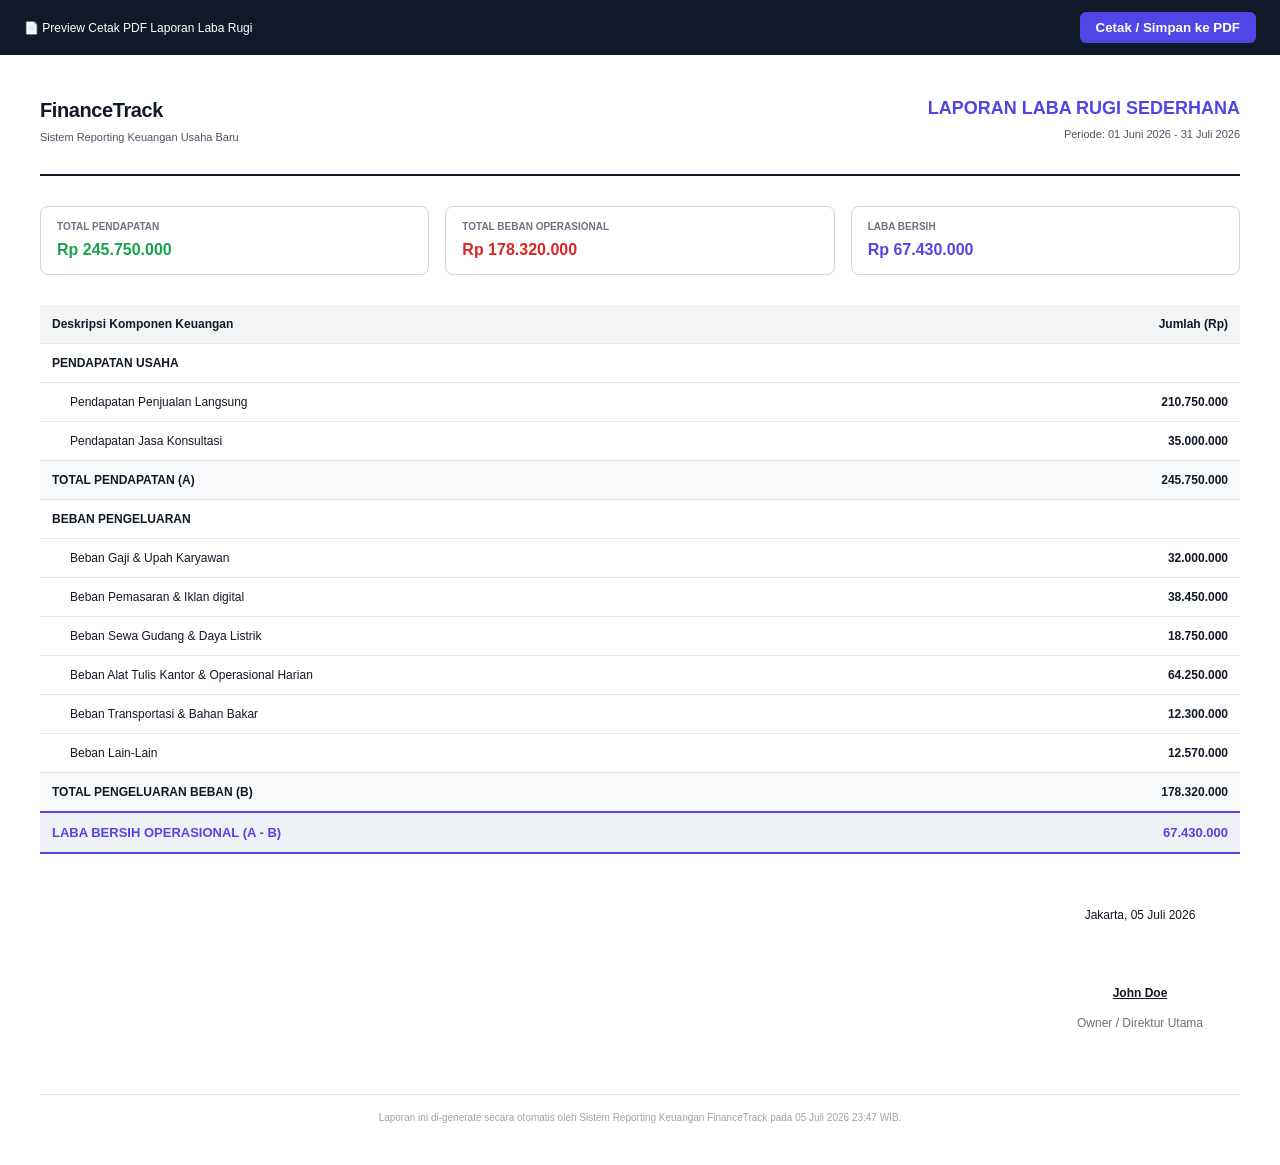
<file: laporan-pdf.html>
<!DOCTYPE html>
<html lang="id">
<head>
  <meta charset="UTF-8" />
  <title>FinanceTrack — Cetak Laporan Keuangan</title>
  <style>
    /* Styling khusus cetak PDF standard agar rapi dan profesional saat di-print */
    body {
      font-family: 'Inter', Arial, sans-serif;
      color: #111827;
      background: #ffffff;
      margin: 0;
      padding: 40px;
      font-size: 12px;
      line-height: 1.5;
    }

    .pdf-header {
      display: flex;
      justify-content: space-between;
      align-items: flex-start;
      border-bottom: 2px solid #111827;
      padding-bottom: 20px;
      margin-bottom: 30px;
    }

    .company-title {
      font-size: 20px;
      font-weight: 800;
      letter-spacing: -0.02em;
      margin: 0;
    }

    .company-sub {
      font-size: 11px;
      color: #4B5563;
      margin-top: 4px;
    }

    .report-title {
      text-align: right;
    }

    .report-title h1 {
      font-size: 18px;
      font-weight: 700;
      margin: 0;
      color: #4F46E5;
    }

    .report-title p {
      font-size: 11px;
      color: #4B5563;
      margin-top: 4px;
    }

    .summary-boxes {
      display: grid;
      grid-template-columns: repeat(3, 1fr);
      gap: 16px;
      margin-bottom: 30px;
    }

    .summary-box {
      border: 1px solid #D1D5DB;
      border-radius: 8px;
      padding: 12px 16px;
    }

    .summary-box-label {
      font-size: 10px;
      font-weight: 600;
      color: #6B7280;
      text-transform: uppercase;
    }

    .summary-box-value {
      font-size: 16px;
      font-weight: 700;
      margin-top: 4px;
    }

    .pdf-table {
      width: 100%;
      border-collapse: collapse;
      margin-bottom: 30px;
    }

    .pdf-table tr.header {
      background: #F3F4F6;
      font-weight: 700;
    }

    .pdf-table td {
      padding: 10px 12px;
      border-bottom: 1px solid #E5E7EB;
    }

    .pdf-table td.indent {
      padding-left: 30px;
    }

    .pdf-table td.amount {
      text-align: right;
      font-weight: 600;
    }

    .pdf-table tr.total-row {
      font-weight: 700;
      background: #F9FAFB;
    }

    .pdf-table tr.final-row {
      font-weight: 800;
      font-size: 13px;
      background: #EEF2F6;
    }

    .pdf-table tr.final-row td {
      border-top: 2px solid #4F46E5;
      border-bottom: 2px solid #4F46E5;
      color: #4F46E5;
    }

    .footer-note {
      margin-top: 50px;
      font-size: 10px;
      color: #9CA3AF;
      text-align: center;
      border-top: 1px solid #E5E7EB;
      padding-top: 15px;
    }

    .no-print-bar {
      background: #111827;
      color: #ffffff;
      padding: 12px 24px;
      display: flex;
      justify-content: space-between;
      align-items: center;
      margin: -40px -40px 40px -40px;
    }

    .btn-print {
      background: #4F46E5;
      color: #ffffff;
      border: none;
      padding: 8px 16px;
      font-weight: 600;
      border-radius: 6px;
      cursor: pointer;
    }

    .btn-print:hover {
      background: #4338CA;
    }

    @media print {
      .no-print-bar {
        display: none;
      }
      body {
        padding: 0;
      }
    }
  </style>
</head>
<body>

  <!-- Toolbar Atas (Tidak akan ikut tercetak) -->
  <div class="no-print-bar">
    <span>📄 Preview Cetak PDF Laporan Laba Rugi</span>
    <button class="btn-print" onclick="window.print()">Cetak / Simpan ke PDF</button>
  </div>

  <div class="pdf-header">
    <div>
      <div class="company-title">FinanceTrack</div>
      <div class="company-sub">Sistem Reporting Keuangan Usaha Baru</div>
    </div>
    <div class="report-title">
      <h1>LAPORAN LABA RUGI SEDERHANA</h1>
      <p>Periode: 01 Juni 2026 - 31 Juli 2026</p>
    </div>
  </div>

  <div class="summary-boxes">
    <div class="summary-box">
      <div class="summary-box-label">Total Pendapatan</div>
      <div class="summary-box-value" style="color: #16A34A;">Rp 245.750.000</div>
    </div>
    <div class="summary-box">
      <div class="summary-box-label">Total Beban Operasional</div>
      <div class="summary-box-value" style="color: #DC2626;">Rp 178.320.000</div>
    </div>
    <div class="summary-box">
      <div class="summary-box-label">Laba Bersih</div>
      <div class="summary-box-value" style="color: #4F46E5;">Rp 67.430.000</div>
    </div>
  </div>

  <table class="pdf-table">
    <tr class="header">
      <td>Deskripsi Komponen Keuangan</td>
      <td style="text-align: right;">Jumlah (Rp)</td>
    </tr>
    <tr style="font-weight: 600;">
      <td>PENDAPATAN USAHA</td>
      <td></td>
    </tr>
    <tr>
      <td class="indent">Pendapatan Penjualan Langsung</td>
      <td class="amount">210.750.000</td>
    </tr>
    <tr>
      <td class="indent">Pendapatan Jasa Konsultasi</td>
      <td class="amount">35.000.000</td>
    </tr>
    <tr class="total-row">
      <td>TOTAL PENDAPATAN (A)</td>
      <td class="amount">245.750.000</td>
    </tr>

    <tr style="font-weight: 600;">
      <td>BEBAN PENGELUARAN</td>
      <td></td>
    </tr>
    <tr>
      <td class="indent">Beban Gaji & Upah Karyawan</td>
      <td class="amount">32.000.000</td>
    </tr>
    <tr>
      <td class="indent">Beban Pemasaran & Iklan digital</td>
      <td class="amount">38.450.000</td>
    </tr>
    <tr>
      <td class="indent">Beban Sewa Gudang & Daya Listrik</td>
      <td class="amount">18.750.000</td>
    </tr>
    <tr>
      <td class="indent">Beban Alat Tulis Kantor & Operasional Harian</td>
      <td class="amount">64.250.000</td>
    </tr>
    <tr>
      <td class="indent">Beban Transportasi & Bahan Bakar</td>
      <td class="amount">12.300.000</td>
    </tr>
    <tr>
      <td class="indent">Beban Lain-Lain</td>
      <td class="amount">12.570.000</td>
    </tr>
    <tr class="total-row">
      <td>TOTAL PENGELUARAN BEBAN (B)</td>
      <td class="amount">178.320.000</td>
    </tr>

    <tr class="final-row">
      <td>LABA BERSIH OPERASIONAL (A - B)</td>
      <td class="amount">67.430.000</td>
    </tr>
  </table>

  <div style="margin-top: 40px; display: flex; justify-content: flex-end;">
    <div style="text-align: center; width: 200px;">
      <p>Jakarta, 05 Juli 2026</p>
      <p style="margin-top: 60px; font-weight: 700; text-decoration: underline;">John Doe</p>
      <p style="color: #6B7280; margin-top: 4px;">Owner / Direktur Utama</p>
    </div>
  </div>

  <div class="footer-note">
    Laporan ini di-generate secara otomatis oleh Sistem Reporting Keuangan FinanceTrack pada 05 Juli 2026 23:47 WIB.
  </div>

</body>
</html>
</file>
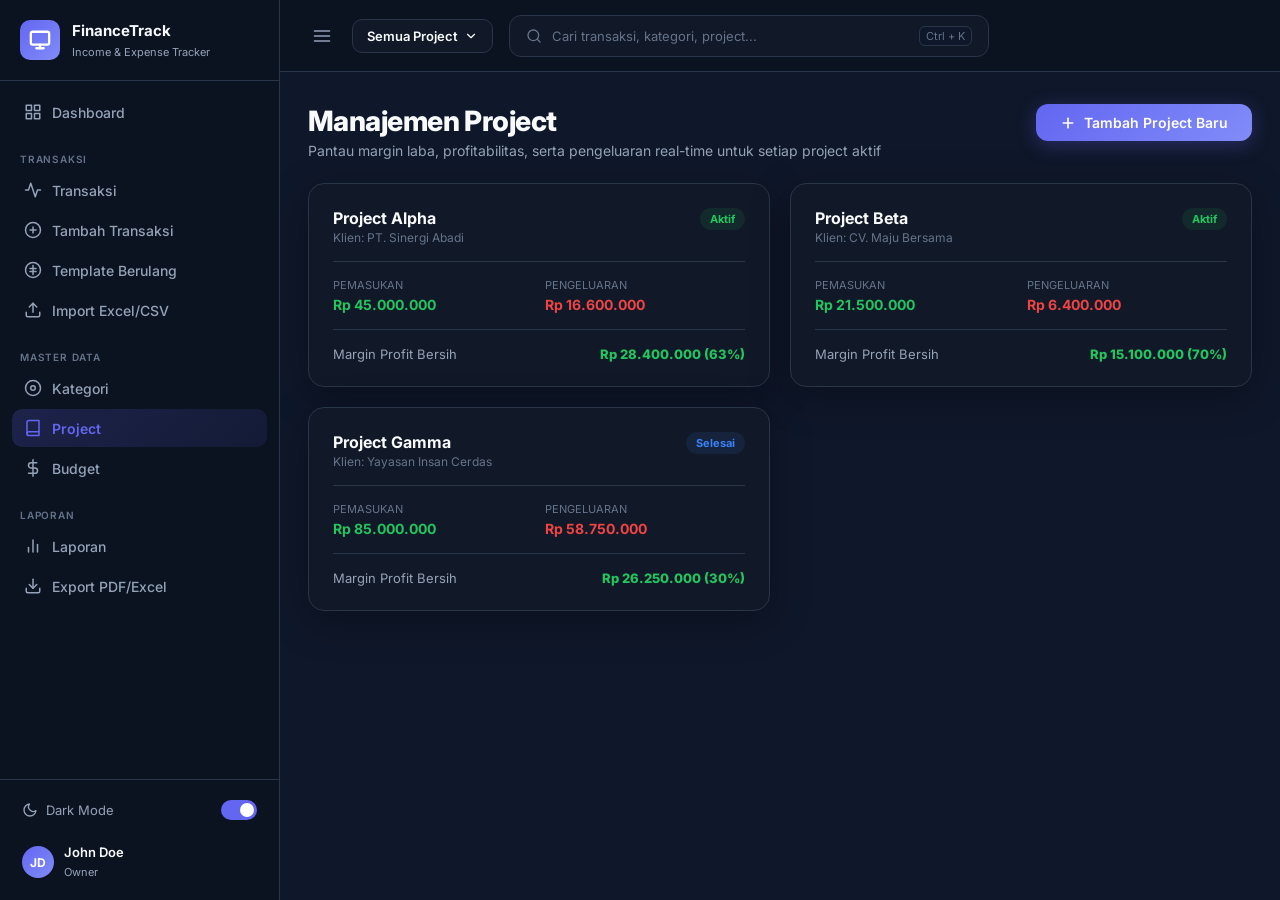
<file: project.html>
<!DOCTYPE html>
<html lang="id" data-theme="dark">
<head>
  <meta charset="UTF-8" />
  <meta name="viewport" content="width=device-width, initial-scale=1.0" />
  <title>FinanceTrack — Manajemen Project</title>
  <meta name="description" content="Sistem Reporting Keuangan — Manajemen detail status, margin profit, dan performa keuangan project." />
  <link rel="preconnect" href="https://fonts.googleapis.com" />
  <link rel="preconnect" href="https://fonts.gstatic.com" crossorigin />
  <link href="https://fonts.googleapis.com/css2?family=Inter:wght@300;400;500;600;700;800&display=swap" rel="stylesheet" />
  <link rel="stylesheet" href="style.css" />
  <style>
    /* Styling tambahan khusus halaman Project */
    .project-grid-main {
      display: grid;
      grid-template-columns: repeat(auto-fill, minmax(360px, 1fr));
      gap: 20px;
    }

    .project-card-item {
      background: var(--surface);
      border: 1px solid var(--border);
      border-radius: var(--radius-card);
      padding: 24px;
      box-shadow: var(--card-shadow);
      display: flex;
      flex-direction: column;
      gap: 16px;
      transition: all 0.2s;
    }

    .project-card-item:hover {
      transform: translateY(-4px);
      box-shadow: var(--hover-shadow);
      border-color: var(--primary);
    }

    .project-header-row {
      display: flex;
      justify-content: space-between;
      align-items: flex-start;
    }

    .project-title-name {
      font-size: 16px;
      font-weight: 700;
      color: var(--text-primary);
    }

    .project-client-name {
      font-size: 12px;
      color: var(--text-muted);
      margin-top: 2px;
    }

    .project-status-pill {
      font-size: 11px;
      font-weight: 700;
      padding: 4px 10px;
      border-radius: 12px;
    }

    .project-status-pill.active {
      background: rgba(34, 197, 94, 0.1);
      color: #22C55E;
    }

    .project-status-pill.completed {
      background: rgba(59, 130, 246, 0.1);
      color: #3B82F6;
    }

    .project-finance-metrics {
      display: grid;
      grid-template-columns: 1fr 1fr;
      gap: 12px;
      border-top: 1px solid var(--border);
      border-bottom: 1px solid var(--border);
      padding: 16px 0;
    }

    .metric-box {
      display: flex;
      flex-direction: column;
      gap: 4px;
    }

    .metric-label {
      font-size: 11px;
      color: var(--text-muted);
      text-transform: uppercase;
    }

    .metric-val {
      font-weight: 700;
      font-size: 14px;
      color: var(--text-primary);
    }

    .project-profit-row {
      display: flex;
      justify-content: space-between;
      align-items: center;
      font-size: 13px;
    }

    .profit-label {
      color: var(--text-secondary);
    }

    .profit-val {
      font-weight: 800;
      color: var(--success);
    }
  </style>
</head>
<body>

<!-- ===================== SIDEBAR ===================== -->
<aside class="sidebar" id="sidebar">
  <div class="sidebar-logo">
    <div class="logo-icon">
      <svg width="22" height="22" viewBox="0 0 24 24" fill="none" stroke="currentColor" stroke-width="2.5" stroke-linecap="round" stroke-linejoin="round">
        <rect x="2" y="3" width="20" height="14" rx="2"/><line x1="8" y1="21" x2="16" y2="21"/><line x1="12" y1="17" x2="12" y2="21"/>
      </svg>
    </div>
    <div class="logo-text">
      <span class="logo-title">FinanceTrack</span>
      <span class="logo-sub">Income & Expense Tracker</span>
    </div>
  </div>

  <nav class="sidebar-nav">
    <a href="index.html" class="nav-item" id="nav-dashboard">
      <svg class="nav-icon" width="18" height="18" viewBox="0 0 24 24" fill="none" stroke="currentColor" stroke-width="2" stroke-linecap="round" stroke-linejoin="round"><rect x="3" y="3" width="7" height="7"/><rect x="14" y="3" width="7" height="7"/><rect x="14" y="14" width="7" height="7"/><rect x="3" y="14" width="7" height="7"/></svg>
      Dashboard
    </a>

    <div class="nav-section-label">TRANSAKSI</div>
    <a href="transaksi.html" class="nav-item" id="nav-transaksi">
      <svg class="nav-icon" width="18" height="18" viewBox="0 0 24 24" fill="none" stroke="currentColor" stroke-width="2" stroke-linecap="round" stroke-linejoin="round"><polyline points="22 12 18 12 15 21 9 3 6 12 2 12"/></svg>
      Transaksi
    </a>
    <a href="#" class="nav-item" id="nav-tambah">
      <svg class="nav-icon" width="18" height="18" viewBox="0 0 24 24" fill="none" stroke="currentColor" stroke-width="2" stroke-linecap="round" stroke-linejoin="round"><circle cx="12" cy="12" r="10"/><line x1="12" y1="8" x2="12" y2="16"/><line x1="8" y1="12" x2="16" y2="12"/></svg>
      Tambah Transaksi
    </a>
    <a href="template.html" class="nav-item" id="nav-template">
      <svg class="nav-icon" width="18" height="18" viewBox="0 0 24 24" fill="none" stroke="currentColor" stroke-width="2" stroke-linecap="round" stroke-linejoin="round"><path d="M12 22c5.523 0 10-4.477 10-10S17.523 2 12 2 2 6.477 2 12s4.477 10 10 10z"/><path d="M12 6v12"/><path d="M8 10h8"/><path d="M8 14h8"/></svg>
      Template Berulang
    </a>
    <a href="import.html" class="nav-item" id="nav-import">
      <svg class="nav-icon" width="18" height="18" viewBox="0 0 24 24" fill="none" stroke="currentColor" stroke-width="2" stroke-linecap="round" stroke-linejoin="round"><path d="M21 15v4a2 2 0 0 1-2 2H5a2 2 0 0 1-2-2v-4"/><polyline points="17 8 12 3 7 8"/><line x1="12" y1="3" x2="12" y2="15"/></svg>
      Import Excel/CSV
    </a>

    <div class="nav-section-label">MASTER DATA</div>
    <a href="#" class="nav-item" id="nav-kategori">
      <svg class="nav-icon" width="18" height="18" viewBox="0 0 24 24" fill="none" stroke="currentColor" stroke-width="2" stroke-linecap="round" stroke-linejoin="round"><circle cx="12" cy="12" r="10"/><circle cx="12" cy="12" r="3"/></svg>
      Kategori
    </a>
    <a href="project.html" class="nav-item active" id="nav-project">
      <svg class="nav-icon" width="18" height="18" viewBox="0 0 24 24" fill="none" stroke="currentColor" stroke-width="2" stroke-linecap="round" stroke-linejoin="round"><path d="M4 19.5A2.5 2.5 0 0 1 6.5 17H20"/><path d="M6.5 2H20v20H6.5A2.5 2.5 0 0 1 4 19.5v-15A2.5 2.5 0 0 1 6.5 2z"/></svg>
      Project
    </a>
    <a href="budget.html" class="nav-item" id="nav-budget">
      <svg class="nav-icon" width="18" height="18" viewBox="0 0 24 24" fill="none" stroke="currentColor" stroke-width="2" stroke-linecap="round" stroke-linejoin="round"><line x1="12" y1="1" x2="12" y2="23"/><path d="M17 5H9.5a3.5 3.5 0 0 0 0 7h5a3.5 3.5 0 0 1 0 7H6"/></svg>
      Budget
    </a>

    <div class="nav-section-label">LAPORAN</div>
    <a href="laporan.html" class="nav-item" id="nav-laporan">
      <svg class="nav-icon" width="18" height="18" viewBox="0 0 24 24" fill="none" stroke="currentColor" stroke-width="2" stroke-linecap="round" stroke-linejoin="round"><line x1="18" y1="20" x2="18" y2="10"/><line x1="12" y1="20" x2="12" y2="4"/><line x1="6" y1="20" x2="6" y2="14"/></svg>
      Laporan
    </a>
    <a href="#" class="nav-item" id="nav-export">
      <svg class="nav-icon" width="18" height="18" viewBox="0 0 24 24" fill="none" stroke="currentColor" stroke-width="2" stroke-linecap="round" stroke-linejoin="round"><path d="M21 15v4a2 2 0 0 1-2 2H5a2 2 0 0 1-2-2v-4"/><polyline points="7 10 12 15 17 10"/><line x1="12" y1="15" x2="12" y2="3"/></svg>
      Export PDF/Excel
    </a>
  </nav>

  <div class="sidebar-bottom">
    <div class="dark-mode-toggle">
      <svg width="16" height="16" viewBox="0 0 24 24" fill="none" stroke="currentColor" stroke-width="2" stroke-linecap="round" stroke-linejoin="round"><path d="M21 12.79A9 9 0 1 1 11.21 3 7 7 0 0 0 21 12.79z"/></svg>
      <span>Dark Mode</span>
      <div class="toggle-switch active" id="themeToggle" onclick="toggleTheme()">
        <div class="toggle-thumb"></div>
      </div>
    </div>
    <div class="sidebar-profile">
      <div class="avatar">JD</div>
      <div class="profile-info">
        <span class="profile-name">John Doe</span>
        <span class="profile-role">Owner</span>
      </div>
    </div>
  </div>
</aside>

<!-- ===================== MAIN CONTENT ===================== -->
<div class="main-wrapper">

  <!-- HEADER -->
  <header class="topbar" id="topbar">
    <div class="topbar-left">
      <button class="sidebar-toggle" id="sidebarToggle" onclick="toggleSidebar()" aria-label="Toggle Sidebar">
        <svg width="20" height="20" viewBox="0 0 24 24" fill="none" stroke="currentColor" stroke-width="2" stroke-linecap="round" stroke-linejoin="round"><line x1="3" y1="12" x2="21" y2="12"/><line x1="3" y1="6" x2="21" y2="6"/><line x1="3" y1="18" x2="21" y2="18"/></svg>
      </button>
      <div class="project-switcher" id="projectSwitcher">
        <span>Semua Project</span>
        <svg width="14" height="14" viewBox="0 0 24 24" fill="none" stroke="currentColor" stroke-width="2" stroke-linecap="round" stroke-linejoin="round"><polyline points="6 9 12 15 18 9"/></svg>
      </div>
    </div>

    <div class="topbar-search" id="globalSearchBar" onclick="openSearch()">
      <svg width="16" height="16" viewBox="0 0 24 24" fill="none" stroke="currentColor" stroke-width="2" stroke-linecap="round" stroke-linejoin="round"><circle cx="11" cy="11" r="8"/><line x1="21" y1="21" x2="16.65" y2="16.65"/></svg>
      <span>Cari transaksi, kategori, project...</span>
      <kbd>Ctrl + K</kbd>
    </div>
  </header>

  <!-- PAGE CONTENT -->
  <main class="content" id="mainContent">

    <!-- Page Header -->
    <div class="page-header">
      <div>
        <h1 class="page-title">Manajemen Project</h1>
        <p class="page-sub">Pantau margin laba, profitabilitas, serta pengeluaran real-time untuk setiap project aktif</p>
      </div>
      <button class="btn-primary" onclick="showToast('info', 'Fitur tambah project baru mockup')">
        <svg width="16" height="16" viewBox="0 0 24 24" fill="none" stroke="currentColor" stroke-width="2.5" stroke-linecap="round" stroke-linejoin="round"><line x1="12" y1="5" x2="12" y2="19"/><line x1="5" y1="12" x2="19" y2="12"/></svg>
        Tambah Project Baru
      </button>
    </div>

    <!-- PROJECT GRID -->
    <div class="project-grid-main">
      
      <!-- Project 1 -->
      <div class="project-card-item">
        <div class="project-header-row">
          <div>
            <div class="project-title-name">Project Alpha</div>
            <div class="project-client-name">Klien: PT. Sinergi Abadi</div>
          </div>
          <span class="project-status-pill active">Aktif</span>
        </div>
        <div class="project-finance-metrics">
          <div class="metric-box"><span class="metric-label">Pemasukan</span><span class="metric-val" style="color:var(--success);">Rp 45.000.000</span></div>
          <div class="metric-box"><span class="metric-label">Pengeluaran</span><span class="metric-val" style="color:var(--danger);">Rp 16.600.000</span></div>
        </div>
        <div class="project-profit-row">
          <span class="profit-label">Margin Profit Bersih</span>
          <span class="profit-val">Rp 28.400.000 (63%)</span>
        </div>
      </div>

      <!-- Project 2 -->
      <div class="project-card-item">
        <div class="project-header-row">
          <div>
            <div class="project-title-name">Project Beta</div>
            <div class="project-client-name">Klien: CV. Maju Bersama</div>
          </div>
          <span class="project-status-pill active">Aktif</span>
        </div>
        <div class="project-finance-metrics">
          <div class="metric-box"><span class="metric-label">Pemasukan</span><span class="metric-val" style="color:var(--success);">Rp 21.500.000</span></div>
          <div class="metric-box"><span class="metric-label">Pengeluaran</span><span class="metric-val" style="color:var(--danger);">Rp 6.400.000</span></div>
        </div>
        <div class="project-profit-row">
          <span class="profit-label">Margin Profit Bersih</span>
          <span class="profit-val">Rp 15.100.000 (70%)</span>
        </div>
      </div>

      <!-- Project 3 -->
      <div class="project-card-item">
        <div class="project-header-row">
          <div>
            <div class="project-title-name">Project Gamma</div>
            <div class="project-client-name">Klien: Yayasan Insan Cerdas</div>
          </div>
          <span class="project-status-pill completed">Selesai</span>
        </div>
        <div class="project-finance-metrics">
          <div class="metric-box"><span class="metric-label">Pemasukan</span><span class="metric-val" style="color:var(--success);">Rp 85.000.000</span></div>
          <div class="metric-box"><span class="metric-label">Pengeluaran</span><span class="metric-val" style="color:var(--danger);">Rp 58.750.000</span></div>
        </div>
        <div class="project-profit-row">
          <span class="profit-label">Margin Profit Bersih</span>
          <span class="profit-val">Rp 26.250.000 (30%)</span>
        </div>
      </div>

    </div>

  </main>
</div>

<!-- ===================== TOAST ===================== -->
<div class="toast-container" id="toastContainer"></div>

<!-- ===================== SCRIPTS ===================== -->
<script src="app.js"></script>
</body>
</html>
</file>
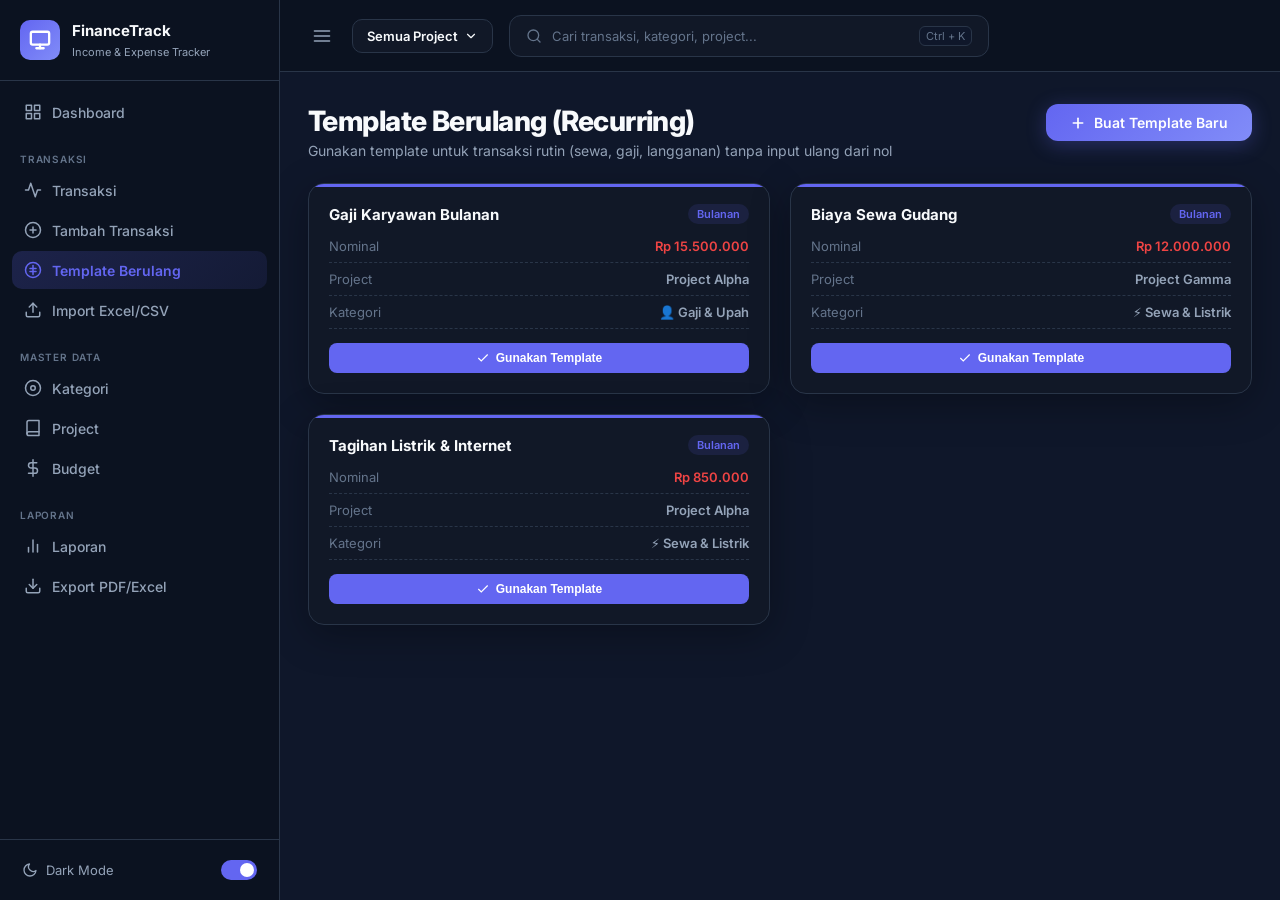
<file: template.html>
<!DOCTYPE html>
<html lang="id" data-theme="dark">
<head>
  <meta charset="UTF-8" />
  <meta name="viewport" content="width=device-width, initial-scale=1.0" />
  <title>FinanceTrack — Template Transaksi Berulang</title>
  <meta name="description" content="Sistem Reporting Keuangan — Buat template transaksi otomatis (recurring) untuk pengeluaran/pemasukan rutin." />
  <link rel="preconnect" href="https://fonts.googleapis.com" />
  <link rel="preconnect" href="https://fonts.gstatic.com" crossorigin />
  <link href="https://fonts.googleapis.com/css2?family=Inter:wght@300;400;500;600;700;800&display=swap" rel="stylesheet" />
  <link rel="stylesheet" href="style.css" />
  <style>
    /* Styling tambahan khusus halaman Template Berulang */
    .template-grid {
      display: grid;
      grid-template-columns: repeat(auto-fill, minmax(320px, 1fr));
      gap: 20px;
    }

    .template-card-item {
      background: var(--surface);
      border: 1px solid var(--border);
      border-radius: var(--radius-card);
      padding: 20px;
      box-shadow: var(--card-shadow);
      display: flex;
      flex-direction: column;
      gap: 14px;
      position: relative;
      overflow: hidden;
      transition: transform 0.2s, box-shadow 0.2s;
    }

    .template-card-item:hover {
      transform: translateY(-4px);
      box-shadow: var(--hover-shadow);
      border-color: var(--primary);
    }

    .template-card-item::before {
      content: '';
      position: absolute;
      top: 0; left: 0; right: 0;
      height: 3px;
      background: var(--border);
    }
    
    .template-card-item.active::before {
      background: var(--primary);
    }

    .template-card-header {
      display: flex;
      align-items: center;
      justify-content: space-between;
      gap: 12px;
    }

    .template-name {
      font-size: 15px;
      font-weight: 700;
      color: var(--text-primary);
    }

    .template-frequency {
      padding: 3px 9px;
      border-radius: 20px;
      font-size: 11px;
      font-weight: 600;
      background: rgba(99, 102, 241, 0.12);
      color: var(--primary);
    }

    .template-detail-row {
      display: flex;
      justify-content: space-between;
      font-size: 13px;
      border-bottom: 1px dashed var(--border);
      padding-bottom: 8px;
    }

    .template-detail-label {
      color: var(--text-muted);
    }

    .template-detail-value {
      font-weight: 600;
      color: var(--text-secondary);
    }

    .template-actions {
      display: flex;
      gap: 8px;
      margin-top: auto;
    }

    .btn-use-template {
      flex: 1;
      display: flex;
      align-items: center;
      justify-content: center;
      gap: 6px;
      padding: 8px;
      background: var(--primary);
      border: none;
      color: white;
      border-radius: 8px;
      font-size: 12px;
      font-weight: 600;
      cursor: pointer;
      transition: all 0.15s;
    }

    .btn-use-template:hover {
      background: var(--primary-hover);
    }
  </style>
</head>
<body>

<!-- ===================== SIDEBAR ===================== -->
<aside class="sidebar" id="sidebar">
  <div class="sidebar-logo">
    <div class="logo-icon">
      <svg width="22" height="22" viewBox="0 0 24 24" fill="none" stroke="currentColor" stroke-width="2.5" stroke-linecap="round" stroke-linejoin="round">
        <rect x="2" y="3" width="20" height="14" rx="2"/><line x1="8" y1="21" x2="16" y2="21"/><line x1="12" y1="17" x2="12" y2="21"/>
      </svg>
    </div>
    <div class="logo-text">
      <span class="logo-title">FinanceTrack</span>
      <span class="logo-sub">Income & Expense Tracker</span>
    </div>
  </div>

  <nav class="sidebar-nav">
    <a href="index.html" class="nav-item" id="nav-dashboard">
      <svg class="nav-icon" width="18" height="18" viewBox="0 0 24 24" fill="none" stroke="currentColor" stroke-width="2" stroke-linecap="round" stroke-linejoin="round"><rect x="3" y="3" width="7" height="7"/><rect x="14" y="3" width="7" height="7"/><rect x="14" y="14" width="7" height="7"/><rect x="3" y="14" width="7" height="7"/></svg>
      Dashboard
    </a>

    <div class="nav-section-label">TRANSAKSI</div>
    <a href="transaksi.html" class="nav-item" id="nav-transaksi">
      <svg class="nav-icon" width="18" height="18" viewBox="0 0 24 24" fill="none" stroke="currentColor" stroke-width="2" stroke-linecap="round" stroke-linejoin="round"><polyline points="22 12 18 12 15 21 9 3 6 12 2 12"/></svg>
      Transaksi
    </a>
    <a href="#" class="nav-item" id="nav-tambah">
      <svg class="nav-icon" width="18" height="18" viewBox="0 0 24 24" fill="none" stroke="currentColor" stroke-width="2" stroke-linecap="round" stroke-linejoin="round"><circle cx="12" cy="12" r="10"/><line x1="12" y1="8" x2="12" y2="16"/><line x1="8" y1="12" x2="16" y2="12"/></svg>
      Tambah Transaksi
    </a>
    <a href="template.html" class="nav-item active" id="nav-template">
      <svg class="nav-icon" width="18" height="18" viewBox="0 0 24 24" fill="none" stroke="currentColor" stroke-width="2" stroke-linecap="round" stroke-linejoin="round"><path d="M12 22c5.523 0 10-4.477 10-10S17.523 2 12 2 2 6.477 2 12s4.477 10 10 10z"/><path d="M12 6v12"/><path d="M8 10h8"/><path d="M8 14h8"/></svg>
      Template Berulang
    </a>
    <a href="import.html" class="nav-item" id="nav-import">
      <svg class="nav-icon" width="18" height="18" viewBox="0 0 24 24" fill="none" stroke="currentColor" stroke-width="2" stroke-linecap="round" stroke-linejoin="round"><path d="M21 15v4a2 2 0 0 1-2 2H5a2 2 0 0 1-2-2v-4"/><polyline points="17 8 12 3 7 8"/><line x1="12" y1="3" x2="12" y2="15"/></svg>
      Import Excel/CSV
    </a>

    <div class="nav-section-label">MASTER DATA</div>
    <a href="#" class="nav-item" id="nav-kategori">
      <svg class="nav-icon" width="18" height="18" viewBox="0 0 24 24" fill="none" stroke="currentColor" stroke-width="2" stroke-linecap="round" stroke-linejoin="round"><circle cx="12" cy="12" r="10"/><circle cx="12" cy="12" r="3"/></svg>
      Kategori
    </a>
    <a href="#" class="nav-item" id="nav-project">
      <svg class="nav-icon" width="18" height="18" viewBox="0 0 24 24" fill="none" stroke="currentColor" stroke-width="2" stroke-linecap="round" stroke-linejoin="round"><path d="M4 19.5A2.5 2.5 0 0 1 6.5 17H20"/><path d="M6.5 2H20v20H6.5A2.5 2.5 0 0 1 4 19.5v-15A2.5 2.5 0 0 1 6.5 2z"/></svg>
      Project
    </a>
    <a href="#" class="nav-item" id="nav-budget">
      <svg class="nav-icon" width="18" height="18" viewBox="0 0 24 24" fill="none" stroke="currentColor" stroke-width="2" stroke-linecap="round" stroke-linejoin="round"><line x1="12" y1="1" x2="12" y2="23"/><path d="M17 5H9.5a3.5 3.5 0 0 0 0 7h5a3.5 3.5 0 0 1 0 7H6"/></svg>
      Budget
    </a>

    <div class="nav-section-label">LAPORAN</div>
    <a href="laporan.html" class="nav-item" id="nav-laporan">
      <svg class="nav-icon" width="18" height="18" viewBox="0 0 24 24" fill="none" stroke="currentColor" stroke-width="2" stroke-linecap="round" stroke-linejoin="round"><line x1="18" y1="20" x2="18" y2="10"/><line x1="12" y1="20" x2="12" y2="4"/><line x1="6" y1="20" x2="6" y2="14"/></svg>
      Laporan
    </a>
    <a href="#" class="nav-item" id="nav-export">
      <svg class="nav-icon" width="18" height="18" viewBox="0 0 24 24" fill="none" stroke="currentColor" stroke-width="2" stroke-linecap="round" stroke-linejoin="round"><path d="M21 15v4a2 2 0 0 1-2 2H5a2 2 0 0 1-2-2v-4"/><polyline points="7 10 12 15 17 10"/><line x1="12" y1="15" x2="12" y2="3"/></svg>
      Export PDF/Excel
    </a>
  </nav>

  <div class="sidebar-bottom">
    <div class="dark-mode-toggle">
      <svg width="16" height="16" viewBox="0 0 24 24" fill="none" stroke="currentColor" stroke-width="2" stroke-linecap="round" stroke-linejoin="round"><path d="M21 12.79A9 9 0 1 1 11.21 3 7 7 0 0 0 21 12.79z"/></svg>
      <span>Dark Mode</span>
      <div class="toggle-switch active" id="themeToggle" onclick="toggleTheme()">
        <div class="toggle-thumb"></div>
      </div>
    </div>
  </div>
</aside>

<!-- ===================== MAIN CONTENT ===================== -->
<div class="main-wrapper">

  <!-- HEADER -->
  <header class="topbar" id="topbar">
    <div class="topbar-left">
      <button class="sidebar-toggle" id="sidebarToggle" onclick="toggleSidebar()" aria-label="Toggle Sidebar">
        <svg width="20" height="20" viewBox="0 0 24 24" fill="none" stroke="currentColor" stroke-width="2" stroke-linecap="round" stroke-linejoin="round"><line x1="3" y1="12" x2="21" y2="12"/><line x1="3" y1="6" x2="21" y2="6"/><line x1="3" y1="18" x2="21" y2="18"/></svg>
      </button>
      <div class="project-switcher" id="projectSwitcher">
        <span>Semua Project</span>
        <svg width="14" height="14" viewBox="0 0 24 24" fill="none" stroke="currentColor" stroke-width="2" stroke-linecap="round" stroke-linejoin="round"><polyline points="6 9 12 15 18 9"/></svg>
      </div>
    </div>

    <div class="topbar-search" id="globalSearchBar" onclick="openSearch()">
      <svg width="16" height="16" viewBox="0 0 24 24" fill="none" stroke="currentColor" stroke-width="2" stroke-linecap="round" stroke-linejoin="round"><circle cx="11" cy="11" r="8"/><line x1="21" y1="21" x2="16.65" y2="16.65"/></svg>
      <span>Cari transaksi, kategori, project...</span>
      <kbd>Ctrl + K</kbd>
    </div>
  </header>

  <!-- PAGE CONTENT -->
  <main class="content" id="mainContent">

    <!-- Page Header -->
    <div class="page-header">
      <div>
        <h1 class="page-title">Template Berulang (Recurring)</h1>
        <p class="page-sub">Gunakan template untuk transaksi rutin (sewa, gaji, langganan) tanpa input ulang dari nol</p>
      </div>
      <button class="btn-primary" onclick="showToast('info', 'Fitur buat template baru mockup')">
        <svg width="16" height="16" viewBox="0 0 24 24" fill="none" stroke="currentColor" stroke-width="2.5" stroke-linecap="round" stroke-linejoin="round"><line x1="12" y1="5" x2="12" y2="19"/><line x1="5" y1="12" x2="19" y2="12"/></svg>
        Buat Template Baru
      </button>
    </div>

    <!-- TEMPLATE GRID -->
    <div class="template-grid">
      
      <!-- Card 1 -->
      <div class="template-card-item active">
        <div class="template-card-header">
          <span class="template-name">Gaji Karyawan Bulanan</span>
          <span class="template-frequency">Bulanan</span>
        </div>
        <div style="display:flex; flex-direction:column; gap:8px;">
          <div class="template-detail-row"><span class="template-detail-label">Nominal</span><span class="template-detail-value" style="color:var(--danger);">Rp 15.500.000</span></div>
          <div class="template-detail-row"><span class="template-detail-label">Project</span><span class="template-detail-value">Project Alpha</span></div>
          <div class="template-detail-row"><span class="template-detail-label">Kategori</span><span class="template-detail-value">👤 Gaji & Upah</span></div>
        </div>
        <div class="template-actions">
          <button class="btn-use-template" onclick="useTemplate('Gaji Karyawan Bulanan', 15500000, 'gaji', 'alpha')">
            <svg width="14" height="14" viewBox="0 0 24 24" fill="none" stroke="currentColor" stroke-width="2"><polyline points="20 6 9 17 4 12"/></svg>
            Gunakan Template
          </button>
        </div>
      </div>

      <!-- Card 2 -->
      <div class="template-card-item active">
        <div class="template-card-header">
          <span class="template-name">Biaya Sewa Gudang</span>
          <span class="template-frequency">Bulanan</span>
        </div>
        <div style="display:flex; flex-direction:column; gap:8px;">
          <div class="template-detail-row"><span class="template-detail-label">Nominal</span><span class="template-detail-value" style="color:var(--danger);">Rp 12.000.000</span></div>
          <div class="template-detail-row"><span class="template-detail-label">Project</span><span class="template-detail-value">Project Gamma</span></div>
          <div class="template-detail-row"><span class="template-detail-label">Kategori</span><span class="template-detail-value">⚡ Sewa & Listrik</span></div>
        </div>
        <div class="template-actions">
          <button class="btn-use-template" onclick="useTemplate('Biaya Sewa Gudang', 12000000, 'sewa', 'gamma')">
            <svg width="14" height="14" viewBox="0 0 24 24" fill="none" stroke="currentColor" stroke-width="2"><polyline points="20 6 9 17 4 12"/></svg>
            Gunakan Template
          </button>
        </div>
      </div>

      <!-- Card 3 -->
      <div class="template-card-item active">
        <div class="template-card-header">
          <span class="template-name">Tagihan Listrik & Internet</span>
          <span class="template-frequency">Bulanan</span>
        </div>
        <div style="display:flex; flex-direction:column; gap:8px;">
          <div class="template-detail-row"><span class="template-detail-label">Nominal</span><span class="template-detail-value" style="color:var(--danger);">Rp 850.000</span></div>
          <div class="template-detail-row"><span class="template-detail-label">Project</span><span class="template-detail-value">Project Alpha</span></div>
          <div class="template-detail-row"><span class="template-detail-label">Kategori</span><span class="template-detail-value">⚡ Sewa & Listrik</span></div>
        </div>
        <div class="template-actions">
          <button class="btn-use-template" onclick="useTemplate('Tagihan Listrik & Internet', 850000, 'sewa', 'alpha')">
            <svg width="14" height="14" viewBox="0 0 24 24" fill="none" stroke="currentColor" stroke-width="2"><polyline points="20 6 9 17 4 12"/></svg>
            Gunakan Template
          </button>
        </div>
      </div>

    </div>

  </main>
</div>

<!-- ===================== QUICK ADD MODAL ===================== -->
<div class="modal-overlay" id="modalOverlay" onclick="closeModalOverlay(event)">
  <div class="modal" id="modal" role="dialog" aria-modal="true" aria-labelledby="modalTitle">
    <div class="modal-header">
      <h2 id="modalTitle">Tambah Transaksi</h2>
      <button class="modal-close" onclick="closeModal()" aria-label="Tutup modal">
        <svg width="20" height="20" viewBox="0 0 24 24" fill="none" stroke="currentColor" stroke-width="2" stroke-linecap="round" stroke-linejoin="round"><line x1="18" y1="6" x2="6" y2="18"/><line x1="6" y1="6" x2="18" y2="18"/></svg>
      </button>
    </div>

    <div class="modal-body">
      <!-- Type Toggle -->
      <div class="type-toggle" id="typeToggle">
        <button class="type-btn expense-btn active" id="expenseBtn" onclick="setType('expense')" aria-pressed="true">
          <svg width="18" height="18" viewBox="0 0 24 24" fill="none" stroke="currentColor" stroke-width="2.5" stroke-linecap="round" stroke-linejoin="round"><polyline points="23 18 13.5 8.5 8.5 13.5 1 6"/><polyline points="17 18 23 18 23 12"/></svg>
          Pengeluaran
        </button>
        <button class="type-btn income-btn" id="incomeBtn" onclick="setType('income')" aria-pressed="false">
          <svg width="18" height="18" viewBox="0 0 24 24" fill="none" stroke="currentColor" stroke-width="2.5" stroke-linecap="round" stroke-linejoin="round"><polyline points="23 6 13.5 15.5 8.5 10.5 1 18"/><polyline points="17 6 23 6 23 12"/></svg>
          Pemasukan
        </button>
      </div>

      <form id="txForm" onsubmit="submitForm(event)">
        <div class="form-row">
          <div class="form-group">
            <label for="fKategori">Kategori</label>
            <select id="fKategori" required>
              <option value="">Pilih kategori...</option>
              <option value="operasional">⚙️ Operasional</option>
              <option value="marketing">📢 Marketing</option>
              <option value="gaji">👤 Gaji & Upah</option>
              <option value="sewa">⚡ Sewa & Listrik</option>
              <option value="transportasi">🚗 Transportasi</option>
              <option value="penjualan">🛒 Penjualan</option>
              <option value="jasa">💼 Jasa</option>
              <option value="lainnya">📦 Lainnya</option>
            </select>
          </div>
          <div class="form-group">
            <label for="fNominal">Nominal</label>
            <div class="input-prefix">
              <span class="prefix-label">Rp</span>
              <input type="text" id="fNominal" placeholder="0" oninput="formatRupiah(this)" required autocomplete="off" />
            </div>
          </div>
        </div>

        <div class="form-row">
          <div class="form-group">
            <label for="fProject">Project</label>
            <select id="fProject" required>
              <option value="alpha">Project Alpha</option>
              <option value="beta">Project Beta</option>
              <option value="gamma">Project Gamma</option>
              <option value="delta">Project Delta</option>
              <option value="epsilon">Project Epsilon</option>
            </select>
          </div>
          <div class="form-group">
            <label for="fTanggal">Tanggal</label>
            <input type="date" id="fTanggal" required />
          </div>
        </div>

        <div class="form-group">
          <label for="fDeskripsi">Deskripsi</label>
          <input type="text" id="fDeskripsi" placeholder="Deskripsi singkat transaksi..." required />
        </div>

        <div class="form-group">
          <label>Attachment (Opsional)</label>
          <div class="upload-zone" id="uploadZone" onclick="document.getElementById('fFile').click()">
            <svg width="32" height="32" viewBox="0 0 24 24" fill="none" stroke="currentColor" stroke-width="1.5" stroke-linecap="round" stroke-linejoin="round"><path d="M21 15v4a2 2 0 0 1-2 2H5a2 2 0 0 1-2-2v-4"/><polyline points="17 8 12 3 7 8"/><line x1="12" y1="3" x2="12" y2="15"/></svg>
            <span>Drag & drop atau klik untuk upload</span>
            <small>Foto struk / nota — JPG, PNG, PDF</small>
            <input type="file" id="fFile" accept="image/*,.pdf" style="display:none" capture="environment" />
          </div>
        </div>

        <div class="modal-footer">
          <button type="button" class="btn-ghost" onclick="closeModal()">Batal</button>
          <button type="submit" class="btn-primary" id="submitBtn">
            <svg width="16" height="16" viewBox="0 0 24 24" fill="none" stroke="currentColor" stroke-width="2.5" stroke-linecap="round" stroke-linejoin="round"><polyline points="20 6 9 17 4 12"/></svg>
            Simpan Transaksi
          </button>
        </div>
      </form>
    </div>
  </div>
</div>

<!-- ===================== TOAST ===================== -->
<div class="toast-container" id="toastContainer"></div>

<!-- ===================== SCRIPTS ===================== -->
<script src="app.js"></script>
<script>
  // Fungsi gunakan template berulang (langsung buka pop-up modal tambah transaksi dengan isian default terisi otomatis)
  function useTemplate(nama, nominal, kategori, project) {
    document.getElementById('fDeskripsi').value = nama;
    document.getElementById('fNominal').value = nominal.toLocaleString('id-ID');
    document.getElementById('fKategori').value = kategori;
    document.getElementById('fProject').value = project;
    setType('expense');
    openModal();
    showToast('success', 'Formulir transaksi berhasil diisi dari template: ' + nama);
  }
</script>
</body>
</html>
</file>
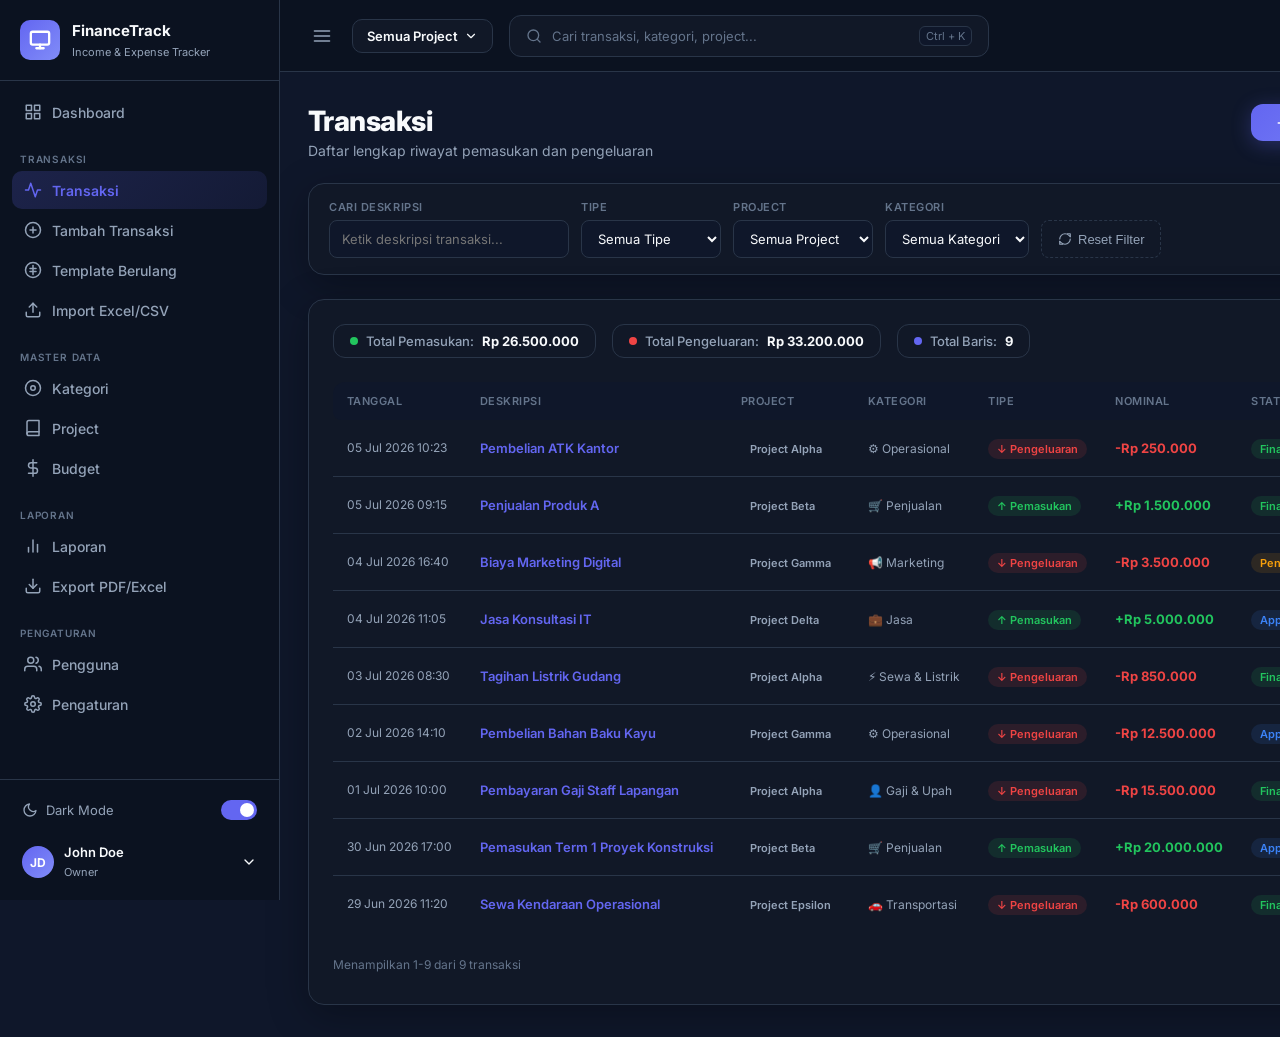
<file: transaksi.html>
<!DOCTYPE html>
<html lang="id" data-theme="dark">
<head>
  <meta charset="UTF-8" />
  <meta name="viewport" content="width=device-width, initial-scale=1.0" />
  <title>FinanceTrack — Daftar Transaksi</title>
  <meta name="description" content="Sistem Reporting Keuangan — Manajemen detail riwayat transaksi keuangan masuk dan keluar." />
  <link rel="preconnect" href="https://fonts.googleapis.com" />
  <link rel="preconnect" href="https://fonts.gstatic.com" crossorigin />
  <link href="https://fonts.googleapis.com/css2?family=Inter:wght@300;400;500;600;700;800&display=swap" rel="stylesheet" />
  <link rel="stylesheet" href="style.css" />
  <style>
    /* Styling tambahan khusus halaman manajemen transaksi */
    .filter-bar {
      display: flex;
      flex-wrap: wrap;
      align-items: center;
      gap: 12px;
      background: var(--surface);
      border: 1px solid var(--border);
      border-radius: var(--radius-card);
      padding: 16px 20px;
      box-shadow: var(--card-shadow);
    }

    @media (max-width: 768px) {
      .filter-bar {
        flex-direction: column;
        align-items: stretch;
      }
      .filter-group {
        width: 100%;
      }
      .filter-control {
        width: 100% !important;
      }
      .btn-reset-filters {
        width: 100%;
        justify-content: center;
      }
    }

    .filter-group {
      display: flex;
      flex-direction: column;
      gap: 6px;
    }

    .filter-group label {
      font-size: 11px;
      font-weight: 600;
      color: var(--text-muted);
      text-transform: uppercase;
      letter-spacing: 0.05em;
    }

    .filter-control {
      height: 38px;
      padding: 0 12px;
      background: var(--bg);
      border: 1px solid var(--border);
      border-radius: 8px;
      font-size: 13px;
      color: var(--text-primary);
      outline: none;
      font-family: inherit;
      cursor: pointer;
      min-width: 140px;
      transition: all 0.15s;
    }

    .filter-control:focus {
      border-color: var(--primary);
    }

    .filter-control-search {
      width: 240px;
    }

    .btn-reset-filters {
      align-self: flex-end;
      height: 38px;
      display: flex;
      align-items: center;
      gap: 6px;
      padding: 0 16px;
      background: none;
      border: 1.5px dashed var(--border);
      border-radius: 8px;
      font-size: 13px;
      color: var(--text-secondary);
      font-weight: 500;
      cursor: pointer;
      transition: all 0.15s;
    }

    .btn-reset-filters:hover {
      border-color: var(--danger);
      color: var(--danger);
    }

    .tx-summary-mini {
      display: flex;
      gap: 16px;
      margin-bottom: 8px;
    }

    .tx-summary-badge {
      background: var(--surface);
      border: 1px solid var(--border);
      padding: 8px 16px;
      border-radius: var(--radius-btn);
      font-size: 13px;
      font-weight: 500;
      color: var(--text-secondary);
      display: flex;
      align-items: center;
      gap: 8px;
    }

    .tx-summary-badge span {
      font-weight: 700;
      color: var(--text-primary);
    }

    .badge-dot {
      width: 8px;
      height: 8px;
      border-radius: 50%;
    }
  </style>
</head>
<body>

<!-- ===================== SIDEBAR ===================== -->
<aside class="sidebar" id="sidebar">
  <div class="sidebar-logo">
    <div class="logo-icon">
      <svg width="22" height="22" viewBox="0 0 24 24" fill="none" stroke="currentColor" stroke-width="2.5" stroke-linecap="round" stroke-linejoin="round">
        <rect x="2" y="3" width="20" height="14" rx="2"/><line x1="8" y1="21" x2="16" y2="21"/><line x1="12" y1="17" x2="12" y2="21"/>
      </svg>
    </div>
    <div class="logo-text">
      <span class="logo-title">FinanceTrack</span>
      <span class="logo-sub">Income & Expense Tracker</span>
    </div>
  </div>

  <nav class="sidebar-nav">
    <a href="index.html" class="nav-item" id="nav-dashboard">
      <svg class="nav-icon" width="18" height="18" viewBox="0 0 24 24" fill="none" stroke="currentColor" stroke-width="2" stroke-linecap="round" stroke-linejoin="round"><rect x="3" y="3" width="7" height="7"/><rect x="14" y="3" width="7" height="7"/><rect x="14" y="14" width="7" height="7"/><rect x="3" y="14" width="7" height="7"/></svg>
      Dashboard
    </a>

    <div class="nav-section-label">TRANSAKSI</div>
    <a href="transaksi.html" class="nav-item active" id="nav-transaksi">
      <svg class="nav-icon" width="18" height="18" viewBox="0 0 24 24" fill="none" stroke="currentColor" stroke-width="2" stroke-linecap="round" stroke-linejoin="round"><polyline points="22 12 18 12 15 21 9 3 6 12 2 12"/></svg>
      Transaksi
    </a>
    <a href="#" class="nav-item" id="nav-tambah">
      <svg class="nav-icon" width="18" height="18" viewBox="0 0 24 24" fill="none" stroke="currentColor" stroke-width="2" stroke-linecap="round" stroke-linejoin="round"><circle cx="12" cy="12" r="10"/><line x1="12" y1="8" x2="12" y2="16"/><line x1="8" y1="12" x2="16" y2="12"/></svg>
      Tambah Transaksi
    </a>
    <a href="template.html" class="nav-item" id="nav-template">
      <svg class="nav-icon" width="18" height="18" viewBox="0 0 24 24" fill="none" stroke="currentColor" stroke-width="2" stroke-linecap="round" stroke-linejoin="round"><path d="M12 22c5.523 0 10-4.477 10-10S17.523 2 12 2 2 6.477 2 12s4.477 10 10 10z"/><path d="M12 6v12"/><path d="M8 10h8"/><path d="M8 14h8"/></svg>
      Template Berulang
    </a>
    <a href="import.html" class="nav-item" id="nav-import">
      <svg class="nav-icon" width="18" height="18" viewBox="0 0 24 24" fill="none" stroke="currentColor" stroke-width="2" stroke-linecap="round" stroke-linejoin="round"><path d="M21 15v4a2 2 0 0 1-2 2H5a2 2 0 0 1-2-2v-4"/><polyline points="17 8 12 3 7 8"/><line x1="12" y1="3" x2="12" y2="15"/></svg>
      Import Excel/CSV
    </a>

    <div class="nav-section-label">MASTER DATA</div>
    <a href="kategori.html" class="nav-item" id="nav-kategori">
      <svg class="nav-icon" width="18" height="18" viewBox="0 0 24 24" fill="none" stroke="currentColor" stroke-width="2" stroke-linecap="round" stroke-linejoin="round"><circle cx="12" cy="12" r="10"/><circle cx="12" cy="12" r="3"/></svg>
      Kategori
    </a>
    <a href="project.html" class="nav-item" id="nav-project">
      <svg class="nav-icon" width="18" height="18" viewBox="0 0 24 24" fill="none" stroke="currentColor" stroke-width="2" stroke-linecap="round" stroke-linejoin="round"><path d="M4 19.5A2.5 2.5 0 0 1 6.5 17H20"/><path d="M6.5 2H20v20H6.5A2.5 2.5 0 0 1 4 19.5v-15A2.5 2.5 0 0 1 6.5 2z"/></svg>
      Project
    </a>
    <a href="budget.html" class="nav-item" id="nav-budget">
      <svg class="nav-icon" width="18" height="18" viewBox="0 0 24 24" fill="none" stroke="currentColor" stroke-width="2" stroke-linecap="round" stroke-linejoin="round"><line x1="12" y1="1" x2="12" y2="23"/><path d="M17 5H9.5a3.5 3.5 0 0 0 0 7h5a3.5 3.5 0 0 1 0 7H6"/></svg>
      Budget
    </a>

    <div class="nav-section-label">LAPORAN</div>
    <a href="laporan.html" class="nav-item" id="nav-laporan">
      <svg class="nav-icon" width="18" height="18" viewBox="0 0 24 24" fill="none" stroke="currentColor" stroke-width="2" stroke-linecap="round" stroke-linejoin="round"><line x1="18" y1="20" x2="18" y2="10"/><line x1="12" y1="20" x2="12" y2="4"/><line x1="6" y1="20" x2="6" y2="14"/></svg>
      Laporan
    </a>
    <a href="#" class="nav-item" id="nav-export">
      <svg class="nav-icon" width="18" height="18" viewBox="0 0 24 24" fill="none" stroke="currentColor" stroke-width="2" stroke-linecap="round" stroke-linejoin="round"><path d="M21 15v4a2 2 0 0 1-2 2H5a2 2 0 0 1-2-2v-4"/><polyline points="7 10 12 15 17 10"/><line x1="12" y1="15" x2="12" y2="3"/></svg>
      Export PDF/Excel
    </a>

    <div class="nav-section-label">PENGATURAN</div>
    <a href="#" class="nav-item" id="nav-pengguna">
      <svg class="nav-icon" width="18" height="18" viewBox="0 0 24 24" fill="none" stroke="currentColor" stroke-width="2" stroke-linecap="round" stroke-linejoin="round"><path d="M17 21v-2a4 4 0 0 0-4-4H5a4 4 0 0 0-4 4v2"/><circle cx="9" cy="7" r="4"/><path d="M23 21v-2a4 4 0 0 0-3-3.87"/><path d="M16 3.13a4 4 0 0 1 0 7.75"/></svg>
      Pengguna
    </a>
    <a href="#" class="nav-item" id="nav-pengaturan">
      <svg class="nav-icon" width="18" height="18" viewBox="0 0 24 24" fill="none" stroke="currentColor" stroke-width="2" stroke-linecap="round" stroke-linejoin="round"><circle cx="12" cy="12" r="3"/><path d="M19.4 15a1.65 1.65 0 0 0 .33 1.82l.06.06a2 2 0 1 1-2.83 2.83l-.06-.06a1.65 1.65 0 0 0-1.82-.33 1.65 1.65 0 0 0-1 1.51V21a2 2 0 0 1-4 0v-.09A1.65 1.65 0 0 0 9 19.4a1.65 1.65 0 0 0-1.82.33l-.06.06a2 2 0 1 1-2.83-2.83l.06-.06a1.65 1.65 0 0 0 .33-1.82 1.65 1.65 0 0 0-1.51-1H3a2 2 0 0 1 0-4h.09A1.65 1.65 0 0 0 4.6 9a1.65 1.65 0 0 0-.33-1.82l-.06-.06a2 2 0 1 1 2.83-2.83l.06.06a1.65 1.65 0 0 0 1.82.33H9a1.65 1.65 0 0 0 1-1.51V3a2 2 0 0 1 4 0v.09a1.65 1.65 0 0 0 1 1.51 1.65 1.65 0 0 0 1.82-.33l.06-.06a2 2 0 1 1 2.83 2.83l-.06.06a1.65 1.65 0 0 0-.33 1.82V9a1.65 1.65 0 0 0 1.51 1H21a2 2 0 0 1 0 4h-.09a1.65 1.65 0 0 0-1.51 1z"/></svg>
      Pengaturan
    </a>
  </nav>

  <div class="sidebar-bottom">
    <div class="dark-mode-toggle">
      <svg width="16" height="16" viewBox="0 0 24 24" fill="none" stroke="currentColor" stroke-width="2" stroke-linecap="round" stroke-linejoin="round"><path d="M21 12.79A9 9 0 1 1 11.21 3 7 7 0 0 0 21 12.79z"/></svg>
      <span>Dark Mode</span>
      <div class="toggle-switch active" id="themeToggle" onclick="toggleTheme()">
        <div class="toggle-thumb"></div>
      </div>
    </div>
    <div class="sidebar-profile">
      <div class="avatar">JD</div>
      <div class="profile-info">
        <span class="profile-name">John Doe</span>
        <span class="profile-role">Owner</span>
      </div>
      <svg width="16" height="16" viewBox="0 0 24 24" fill="none" stroke="currentColor" stroke-width="2" stroke-linecap="round" stroke-linejoin="round"><polyline points="6 9 12 15 18 9"/></svg>
    </div>
  </div>
</aside>

<!-- ===================== MAIN CONTENT ===================== -->
<div class="main-wrapper">

  <!-- HEADER -->
  <header class="topbar" id="topbar">
    <div class="topbar-left">
      <button class="sidebar-toggle" id="sidebarToggle" onclick="toggleSidebar()" aria-label="Toggle Sidebar">
        <svg width="20" height="20" viewBox="0 0 24 24" fill="none" stroke="currentColor" stroke-width="2" stroke-linecap="round" stroke-linejoin="round"><line x1="3" y1="12" x2="21" y2="12"/><line x1="3" y1="6" x2="21" y2="6"/><line x1="3" y1="18" x2="21" y2="18"/></svg>
      </button>
      <div class="project-switcher" id="projectSwitcher">
        <span>Semua Project</span>
        <svg width="14" height="14" viewBox="0 0 24 24" fill="none" stroke="currentColor" stroke-width="2" stroke-linecap="round" stroke-linejoin="round"><polyline points="6 9 12 15 18 9"/></svg>
        <div class="project-dropdown" id="projectDropdown">
          <div class="dropdown-item active">Semua Project</div>
          <div class="dropdown-item">Project Alpha</div>
          <div class="dropdown-item">Project Beta</div>
          <div class="dropdown-item">Project Gamma</div>
          <div class="dropdown-item">Project Delta</div>
          <div class="dropdown-item">Project Epsilon</div>
        </div>
      </div>
    </div>

    <div class="topbar-search" id="globalSearchBar" onclick="openSearch()">
      <svg width="16" height="16" viewBox="0 0 24 24" fill="none" stroke="currentColor" stroke-width="2" stroke-linecap="round" stroke-linejoin="round"><circle cx="11" cy="11" r="8"/><line x1="21" y1="21" x2="16.65" y2="16.65"/></svg>
      <span>Cari transaksi, kategori, project...</span>
      <kbd>Ctrl + K</kbd>
    </div>

    <div class="topbar-right">
      <button class="icon-btn notif-btn" id="notifBtn" aria-label="Notifikasi">
        <svg width="20" height="20" viewBox="0 0 24 24" fill="none" stroke="currentColor" stroke-width="2" stroke-linecap="round" stroke-linejoin="round"><path d="M18 8A6 6 0 0 0 6 8c0 7-3 9-3 9h18s-3-2-3-9"/><path d="M13.73 21a2 2 0 0 1-3.46 0"/></svg>
        <span class="badge">3</span>
      </button>
      <button class="icon-btn" id="helpBtn" aria-label="Bantuan">
        <svg width="20" height="20" viewBox="0 0 24 24" fill="none" stroke="currentColor" stroke-width="2" stroke-linecap="round" stroke-linejoin="round"><circle cx="12" cy="12" r="10"/><path d="M9.09 9a3 3 0 0 1 5.83 1c0 2-3 3-3 3"/><line x1="12" y1="17" x2="12.01" y2="17"/></svg>
      </button>
      <div class="header-avatar" id="headerAvatar">JD</div>
    </div>
  </header>

  <!-- PAGE CONTENT -->
  <main class="content" id="mainContent">

    <!-- Page Header -->
    <div class="page-header">
      <div>
        <h1 class="page-title">Transaksi</h1>
        <p class="page-sub">Daftar lengkap riwayat pemasukan dan pengeluaran</p>
      </div>
      <button class="btn-primary" onclick="openModal()">
        <svg width="16" height="16" viewBox="0 0 24 24" fill="none" stroke="currentColor" stroke-width="2.5" stroke-linecap="round" stroke-linejoin="round"><line x1="12" y1="5" x2="12" y2="19"/><line x1="5" y1="12" x2="19" y2="12"/></svg>
        Tambah Transaksi
      </button>
    </div>

    <!-- FILTER BAR -->
    <div class="filter-bar">
      <div class="filter-group">
        <label for="filterSearch">Cari Deskripsi</label>
        <input type="text" id="filterSearch" class="filter-control filter-control-search" placeholder="Ketik deskripsi transaksi..." oninput="applyFilters()" />
      </div>
      <div class="filter-group">
        <label for="filterTipe">Tipe</label>
        <select id="filterTipe" class="filter-control" onchange="applyFilters()">
          <option value="all">Semua Tipe</option>
          <option value="income">Pemasukan</option>
          <option value="expense">Pengeluaran</option>
        </select>
      </div>
      <div class="filter-group">
        <label for="filterProject">Project</label>
        <select id="filterProject" class="filter-control" onchange="applyFilters()">
          <option value="all">Semua Project</option>
          <option value="Project Alpha">Project Alpha</option>
          <option value="Project Beta">Project Beta</option>
          <option value="Project Gamma">Project Gamma</option>
          <option value="Project Delta">Project Delta</option>
          <option value="Project Epsilon">Project Epsilon</option>
        </select>
      </div>
      <div class="filter-group">
        <label for="filterKategori">Kategori</label>
        <select id="filterKategori" class="filter-control" onchange="applyFilters()">
          <option value="all">Semua Kategori</option>
          <option value="Operasional">Operasional</option>
          <option value="Marketing">Marketing</option>
          <option value="Gaji & Upah">Gaji & Upah</option>
          <option value="Sewa & Listrik">Sewa & Listrik</option>
          <option value="Transportasi">Transportasi</option>
          <option value="Penjualan">Penjualan</option>
          <option value="Jasa">Jasa</option>
        </select>
      </div>
      <button class="btn-reset-filters" onclick="resetAllFilters()">
        <svg width="14" height="14" viewBox="0 0 24 24" fill="none" stroke="currentColor" stroke-width="2" stroke-linecap="round" stroke-linejoin="round"><path d="M3 12a9 9 0 0 1 9-9 9.75 9.75 0 0 1 6.74 2.74L21 8"/><path d="M16 3h5v5"/><path d="M21 12a9 9 0 0 1-9 9 9.75 9.75 0 0 1-6.74-2.74L3 16"/><path d="M8 21H3v-5"/></svg>
        Reset Filter
      </button>
    </div>

    <!-- MINI SUMMARY & TABLE CARD -->
    <div class="table-card">
      <div class="tx-summary-mini">
        <div class="tx-summary-badge">
          <div class="badge-dot" style="background: var(--success);"></div>
          Total Pemasukan: <span id="sumIncomeDisplay">Rp 0</span>
        </div>
        <div class="tx-summary-badge">
          <div class="badge-dot" style="background: var(--danger);"></div>
          Total Pengeluaran: <span id="sumExpenseDisplay">Rp 0</span>
        </div>
        <div class="tx-summary-badge">
          <div class="badge-dot" style="background: var(--primary);"></div>
          Total Baris: <span id="sumRowsDisplay">0</span>
        </div>
      </div>

      <div class="table-wrap">
        <table class="tx-table" id="txTable">
          <thead>
            <tr>
              <th>Tanggal</th>
              <th>Deskripsi</th>
              <th>Project</th>
              <th>Kategori</th>
              <th>Tipe</th>
              <th>Nominal</th>
              <th>Status</th>
              <th>Action</th>
            </tr>
          </thead>
          <tbody id="txTableBody">
            <!-- Table rows injected dynamically -->
          </tbody>
        </table>
      </div>

      <div class="pagination">
        <span class="page-info" id="paginationInfo">Menampilkan 1-5 transaksi</span>
        <div class="page-btns">
          <button class="page-btn" disabled><svg width="14" height="14" viewBox="0 0 24 24" fill="none" stroke="currentColor" stroke-width="2"><polyline points="15 18 9 12 15 6"/></svg></button>
          <button class="page-btn active">1</button>
          <button class="page-btn"><svg width="14" height="14" viewBox="0 0 24 24" fill="none" stroke="currentColor" stroke-width="2"><polyline points="9 18 15 12 9 6"/></svg></button>
        </div>
      </div>
    </div>

  </main>
</div>

<!-- ===================== QUICK ADD MODAL ===================== -->
<div class="modal-overlay" id="modalOverlay" onclick="closeModalOverlay(event)">
  <div class="modal" id="modal" role="dialog" aria-modal="true" aria-labelledby="modalTitle">
    <div class="modal-header">
      <h2 id="modalTitle">Tambah Transaksi</h2>
      <button class="modal-close" onclick="closeModal()" aria-label="Tutup modal">
        <svg width="20" height="20" viewBox="0 0 24 24" fill="none" stroke="currentColor" stroke-width="2" stroke-linecap="round" stroke-linejoin="round"><line x1="18" y1="6" x2="6" y2="18"/><line x1="6" y1="6" x2="18" y2="18"/></svg>
      </button>
    </div>

    <div class="modal-body">
      <!-- Type Toggle -->
      <div class="type-toggle" id="typeToggle">
        <button class="type-btn expense-btn active" id="expenseBtn" onclick="setType('expense')" aria-pressed="true">
          <svg width="18" height="18" viewBox="0 0 24 24" fill="none" stroke="currentColor" stroke-width="2.5" stroke-linecap="round" stroke-linejoin="round"><polyline points="23 18 13.5 8.5 8.5 13.5 1 6"/><polyline points="17 18 23 18 23 12"/></svg>
          Pengeluaran
        </button>
        <button class="type-btn income-btn" id="incomeBtn" onclick="setType('income')" aria-pressed="false">
          <svg width="18" height="18" viewBox="0 0 24 24" fill="none" stroke="currentColor" stroke-width="2.5" stroke-linecap="round" stroke-linejoin="round"><polyline points="23 6 13.5 15.5 8.5 10.5 1 18"/><polyline points="17 6 23 6 23 12"/></svg>
          Pemasukan
        </button>
      </div>

      <form id="txForm" onsubmit="submitForm(event)">
        <div class="form-row">
          <div class="form-group">
            <label for="fKategori">Kategori</label>
            <select id="fKategori" required>
              <option value="">Pilih kategori...</option>
              <option value="operasional">⚙️ Operasional</option>
              <option value="marketing">📢 Marketing</option>
              <option value="gaji">👤 Gaji & Upah</option>
              <option value="sewa">⚡ Sewa & Listrik</option>
              <option value="transportasi">🚗 Transportasi</option>
              <option value="penjualan">🛒 Penjualan</option>
              <option value="jasa">💼 Jasa</option>
              <option value="lainnya">📦 Lainnya</option>
            </select>
          </div>
          <div class="form-group">
            <label for="fNominal">Nominal</label>
            <div class="input-prefix">
              <span class="prefix-label">Rp</span>
              <input type="text" id="fNominal" placeholder="0" oninput="formatRupiah(this)" required autocomplete="off" />
            </div>
          </div>
        </div>

        <div class="form-row">
          <div class="form-group">
            <label for="fProject">Project</label>
            <select id="fProject" required>
              <option value="alpha">Project Alpha</option>
              <option value="beta">Project Beta</option>
              <option value="gamma">Project Gamma</option>
              <option value="delta">Project Delta</option>
              <option value="epsilon">Project Epsilon</option>
            </select>
          </div>
          <div class="form-group">
            <label for="fTanggal">Tanggal</label>
            <input type="date" id="fTanggal" required />
          </div>
        </div>

        <div class="form-group">
          <label for="fDeskripsi">Deskripsi</label>
          <input type="text" id="fDeskripsi" placeholder="Deskripsi singkat transaksi..." required />
        </div>

        <div class="form-group">
          <label>Attachment (Opsional)</label>
          <div class="upload-zone" id="uploadZone" onclick="document.getElementById('fFile').click()">
            <svg width="32" height="32" viewBox="0 0 24 24" fill="none" stroke="currentColor" stroke-width="1.5" stroke-linecap="round" stroke-linejoin="round"><path d="M21 15v4a2 2 0 0 1-2 2H5a2 2 0 0 1-2-2v-4"/><polyline points="17 8 12 3 7 8"/><line x1="12" y1="3" x2="12" y2="15"/></svg>
            <span>Drag & drop atau klik untuk upload</span>
            <small>Foto struk / nota — JPG, PNG, PDF</small>
            <input type="file" id="fFile" accept="image/*,.pdf" style="display:none" capture="environment" />
          </div>
        </div>

        <div class="modal-footer">
          <button type="button" class="btn-ghost" onclick="closeModal()">Batal</button>
          <button type="submit" class="btn-primary" id="submitBtn">
            <svg width="16" height="16" viewBox="0 0 24 24" fill="none" stroke="currentColor" stroke-width="2.5" stroke-linecap="round" stroke-linejoin="round"><polyline points="20 6 9 17 4 12"/></svg>
            Simpan Transaksi
          </button>
        </div>
      </form>
    </div>
  </div>
</div>

<!-- ===================== DETAIL MODAL ===================== -->
<div class="modal-overlay" id="detailModalOverlay" onclick="closeDetailModalOverlay(event)">
  <div class="modal" id="detailModal" role="dialog" aria-modal="true" aria-labelledby="detailModalTitle">
    <div class="modal-header">
      <h2 id="detailModalTitle">Detail Transaksi</h2>
      <button class="modal-close" onclick="closeDetailModal()" aria-label="Tutup detail modal">
        <svg width="20" height="20" viewBox="0 0 24 24" fill="none" stroke="currentColor" stroke-width="2" stroke-linecap="round" stroke-linejoin="round"><line x1="18" y1="6" x2="6" y2="18"/><line x1="6" y1="6" x2="18" y2="18"/></svg>
      </button>
    </div>
    <div class="modal-body" style="gap: 16px;">
      <div style="display: flex; justify-content: space-between; border-bottom: 1px solid var(--border); padding-bottom: 12px;">
        <span style="font-size: 13px; color: var(--text-muted);">Tanggal Transaksi</span>
        <span id="dtTanggal" style="font-weight: 600;">-</span>
      </div>
      <div style="display: flex; justify-content: space-between; border-bottom: 1px solid var(--border); padding-bottom: 12px;">
        <span style="font-size: 13px; color: var(--text-muted);">Deskripsi</span>
        <span id="dtDeskripsi" style="font-weight: 600;">-</span>
      </div>
      <div style="display: flex; justify-content: space-between; border-bottom: 1px solid var(--border); padding-bottom: 12px;">
        <span style="font-size: 13px; color: var(--text-muted);">Project</span>
        <span id="dtProject" class="project-badge alpha">-</span>
      </div>
      <div style="display: flex; justify-content: space-between; border-bottom: 1px solid var(--border); padding-bottom: 12px;">
        <span style="font-size: 13px; color: var(--text-muted);">Kategori</span>
        <span id="dtKategori" style="font-weight: 600;">-</span>
      </div>
      <div style="display: flex; justify-content: space-between; border-bottom: 1px solid var(--border); padding-bottom: 12px;">
        <span style="font-size: 13px; color: var(--text-muted);">Tipe</span>
        <span id="dtTipe" class="type-badge expense-type">-</span>
      </div>
      <div style="display: flex; justify-content: space-between; border-bottom: 1px solid var(--border); padding-bottom: 12px;">
        <span style="font-size: 13px; color: var(--text-muted);">Nominal</span>
        <span id="dtNominal" style="font-weight: 700; font-size: 16px;">-</span>
      </div>
      <div style="display: flex; justify-content: space-between; padding-bottom: 8px;">
        <span style="font-size: 13px; color: var(--text-muted);">Status</span>
        <span id="dtStatus" class="status-badge final">-</span>
      </div>
    </div>
  </div>
</div>

<!-- ===================== TOAST ===================== -->
<div class="toast-container" id="toastContainer"></div>

<!-- ===================== SCRIPTS ===================== -->
<script src="app.js"></script>
<script>
  // Mock Data Transaksi Lengkap
  const ALL_TRANSACTIONS = [
    { tanggal: '05 Jul 2026 10:23', deskripsi: 'Pembelian ATK Kantor', project: 'Project Alpha', kategori: 'Operasional', emoji: '⚙️', tipe: 'expense', nominal: 250000, status: 'final' },
    { tanggal: '05 Jul 2026 09:15', deskripsi: 'Penjualan Produk A', project: 'Project Beta', kategori: 'Penjualan', emoji: '🛒', tipe: 'income', nominal: 1500000, status: 'final' },
    { tanggal: '04 Jul 2026 16:40', deskripsi: 'Biaya Marketing Digital', project: 'Project Gamma', kategori: 'Marketing', emoji: '📢', tipe: 'expense', nominal: 3500000, status: 'pending' },
    { tanggal: '04 Jul 2026 11:05', deskripsi: 'Jasa Konsultasi IT', project: 'Project Delta', kategori: 'Jasa', emoji: '💼', tipe: 'income', nominal: 5000000, status: 'approved' },
    { tanggal: '03 Jul 2026 08:30', deskripsi: 'Tagihan Listrik Gudang', project: 'Project Alpha', kategori: 'Sewa & Listrik', emoji: '⚡', tipe: 'expense', nominal: 850000, status: 'final' },
    { tanggal: '02 Jul 2026 14:10', deskripsi: 'Pembelian Bahan Baku Kayu', project: 'Project Gamma', kategori: 'Operasional', emoji: '⚙️', tipe: 'expense', nominal: 12500000, status: 'approved' },
    { tanggal: '01 Jul 2026 10:00', deskripsi: 'Pembayaran Gaji Staff Lapangan', project: 'Project Alpha', kategori: 'Gaji & Upah', emoji: '👤', tipe: 'expense', nominal: 15500000, status: 'final' },
    { tanggal: '30 Jun 2026 17:00', deskripsi: 'Pemasukan Term 1 Proyek Konstruksi', project: 'Project Beta', kategori: 'Penjualan', emoji: '🛒', tipe: 'income', nominal: 20000000, status: 'approved' },
    { tanggal: '29 Jun 2026 11:20', deskripsi: 'Sewa Kendaraan Operasional', project: 'Project Epsilon', kategori: 'Transportasi', emoji: '🚗', tipe: 'expense', nominal: 600000, status: 'final' }
  ];

  function renderTransactions(data) {
    const tbody = document.getElementById('txTableBody');
    tbody.innerHTML = '';
    
    let totalIncome = 0;
    let totalExpense = 0;

    data.forEach((tx, idx) => {
      if (tx.tipe === 'income') totalIncome += tx.nominal;
      else totalExpense += tx.nominal;

      const pClass = tx.project.toLowerCase().replace(' ', '-');
      const tr = document.createElement('tr');
      tr.innerHTML = `
        <td><span class="tx-date">${tx.tanggal}</span></td>
        <td><a href="#" class="see-all-link" style="font-size: 13px;" onclick="event.preventDefault(); openDetailModal(${idx})">${tx.deskripsi}</a></td>
        <td><span class="project-badge ${pClass}">${tx.project}</span></td>
        <td><span class="category-badge">${tx.emoji} ${tx.kategori}</span></td>
        <td><span class="type-badge ${tx.tipe}-type">${tx.tipe === 'income' ? '↑ Pemasukan' : '↓ Pengeluaran'}</span></td>
        <td class="amount-cell ${tx.tipe === 'income' ? 'income' : 'expense'}">${tx.tipe === 'income' ? '+' : '-'}Rp ${tx.nominal.toLocaleString('id-ID')}</td>
        <td><span class="status-badge ${tx.status}">${tx.status.charAt(0).toUpperCase() + tx.status.slice(1)}</span></td>
        <td>
          <div class="action-btns">
            <button class="action-btn" onclick="showToast('info', 'Fitur edit transaksi mockup')" aria-label="Edit"><svg width="14" height="14" viewBox="0 0 24 24" fill="none" stroke="currentColor" stroke-width="2"><path d="M11 4H4a2 2 0 0 0-2 2v14a2 2 0 0 0 2 2h14a2 2 0 0 0 2-2v-7"/><path d="M18.5 2.5a2.121 2.121 0 0 1 3 3L12 15l-4 1 1-4 9.5-9.5z"/></svg></button>
            <button class="action-btn danger" onclick="showToast('error', 'Transaksi berhasil dihapus (mockup)')" aria-label="Hapus"><svg width="14" height="14" viewBox="0 0 24 24" fill="none" stroke="currentColor" stroke-width="2"><polyline points="3 6 5 6 21 6"/><path d="M19 6l-1 14a2 2 0 0 1-2 2H8a2 2 0 0 1-2-2L5 6"/></svg></button>
          </div>
        </td>
      `;
      tbody.appendChild(tr);
    });

    document.getElementById('sumIncomeDisplay').textContent = 'Rp ' + totalIncome.toLocaleString('id-ID');
    document.getElementById('sumExpenseDisplay').textContent = 'Rp ' + totalExpense.toLocaleString('id-ID');
    document.getElementById('sumRowsDisplay').textContent = data.length;
    document.getElementById('paginationInfo').textContent = `Menampilkan 1-${data.length} dari ${data.length} transaksi`;
  }

  // Detail Modal Functions
  function openDetailModal(idx) {
    const tx = ALL_TRANSACTIONS[idx];
    if (!tx) return;

    document.getElementById('dtTanggal').textContent = tx.tanggal;
    document.getElementById('dtDeskripsi').textContent = tx.deskripsi;
    
    const pBadge = document.getElementById('dtProject');
    pBadge.textContent = tx.project;
    pBadge.className = 'project-badge ' + tx.project.toLowerCase().replace(' ', '-');

    document.getElementById('dtKategori').textContent = tx.emoji + ' ' + tx.kategori;
    
    const tBadge = document.getElementById('dtTipe');
    tBadge.textContent = tx.tipe === 'income' ? '↑ Pemasukan' : '↓ Pengeluaran';
    tBadge.className = 'type-badge ' + tx.tipe + '-type';

    const amtCell = document.getElementById('dtNominal');
    amtCell.textContent = (tx.tipe === 'income' ? '+' : '-') + 'Rp ' + tx.nominal.toLocaleString('id-ID');
    amtCell.className = tx.tipe === 'income' ? 'income' : 'expense';

    const sBadge = document.getElementById('dtStatus');
    sBadge.textContent = tx.status.charAt(0).toUpperCase() + tx.status.slice(1);
    sBadge.className = 'status-badge ' + tx.status;

    document.getElementById('detailModalOverlay').classList.add('open');
    document.body.style.overflow = 'hidden';
  }

  function closeDetailModal() {
    document.getElementById('detailModalOverlay').classList.remove('open');
    document.body.style.overflow = '';
  }

  function closeDetailModalOverlay(e) {
    if (e.target === document.getElementById('detailModalOverlay')) {
      closeDetailModal();
    }
  }

  function applyFilters() {
    const searchVal = document.getElementById('filterSearch').value.toLowerCase();
    const tipeVal = document.getElementById('filterTipe').value;
    const projectVal = document.getElementById('filterProject').value;
    const kategoriVal = document.getElementById('filterKategori').value;

    const filtered = ALL_TRANSACTIONS.filter(tx => {
      const matchSearch = tx.deskripsi.toLowerCase().includes(searchVal);
      const matchTipe = tipeVal === 'all' || tx.tipe === tipeVal;
      const matchProject = projectVal === 'all' || tx.project === projectVal;
      const matchKategori = kategoriVal === 'all' || tx.kategori === kategoriVal;
      
      return matchSearch && matchTipe && matchProject && matchKategori;
    });

    renderTransactions(filtered);
  }

  function resetAllFilters() {
    document.getElementById('filterSearch').value = '';
    document.getElementById('filterTipe').value = 'all';
    document.getElementById('filterProject').value = 'all';
    document.getElementById('filterKategori').value = 'all';
    renderTransactions(ALL_TRANSACTIONS);
    showToast('success', 'Filter berhasil direset');
  }

  // Init
  document.addEventListener('DOMContentLoaded', () => {
    renderTransactions(ALL_TRANSACTIONS);
  });
</script>
</body>
</html>
</file>
<file: style.css>
/* ============================================================
   FinanceTrack — Design System CSS
   Follows: design.md v1.0
   ============================================================ */

/* -------------------- DESIGN TOKENS -------------------- */
:root {
  /* Light Mode */
  --bg: #F7F8FA;
  --surface: #FFFFFF;
  --sidebar-bg: #FAFAFB;
  --border: #E5E7EB;
  --primary: #4F46E5;
  --primary-hover: #4338CA;
  --success: #16A34A;
  --danger: #DC2626;
  --warning: #F59E0B;
  --info: #2563EB;
  --text-primary: #111827;
  --text-secondary: #6B7280;
  --text-muted: #9CA3AF;
  --card-shadow: 0 10px 40px rgba(0,0,0,.08);
  --hover-shadow: 0 20px 50px rgba(0,0,0,.12);
  --fab-shadow: 0 20px 60px rgba(79,70,229,.35);
  --sidebar-width: 280px;
  --header-height: 72px;
  --radius-btn: 12px;
  --radius-input: 12px;
  --radius-card: 16px;
  --radius-modal: 20px;
  --radius-chart: 18px;
}

[data-theme="dark"] {
  --bg: #0F172A;
  --surface: #111827;
  --sidebar-bg: #0B1220;
  --card-bg: #18212F;
  --border: #293548;
  --primary: #6366F1;
  --primary-hover: #4F46E5;
  --success: #22C55E;
  --danger: #EF4444;
  --warning: #F59E0B;
  --info: #3B82F6;
  --text-primary: #F8FAFC;
  --text-secondary: #94A3B8;
  --text-muted: #64748B;
  --card-shadow: 0 10px 40px rgba(0,0,0,.3);
  --hover-shadow: 0 20px 50px rgba(0,0,0,.4);
  --fab-shadow: 0 20px 60px rgba(99,102,241,.4);
}

/* -------------------- RESET & BASE -------------------- */
*, *::before, *::after { box-sizing: border-box; margin: 0; padding: 0; }

html { font-size: 16px; scroll-behavior: smooth; height: auto; max-width: 100vw; overflow-x: hidden; }

body {
  font-family: 'Inter', system-ui, -apple-system, sans-serif;
  background: var(--bg);
  color: var(--text-primary);
  display: flex;
  min-height: 100vh;
  max-width: 100vw;
  overflow-x: hidden;
  user-select: none;
  -webkit-user-select: none;
  -moz-user-select: none;
  -ms-user-select: none;
  transition: background 0.3s ease, color 0.3s ease;
}

/* -------------------- SCROLLBAR -------------------- */
::-webkit-scrollbar { width: 6px; height: 6px; }
::-webkit-scrollbar-track { background: transparent; }
::-webkit-scrollbar-thumb { background: var(--border); border-radius: 99px; }
::-webkit-scrollbar-thumb:hover { background: var(--text-muted); }

/* ============================================================
   SIDEBAR
   ============================================================ */
.sidebar {
  width: var(--sidebar-width);
  height: 100vh;
  background: var(--sidebar-bg);
  border-right: 1px solid var(--border);
  display: flex;
  flex-direction: column;
  position: fixed;
  top: 0; left: 0; bottom: 0;
  z-index: 100;
  transition: transform 0.3s cubic-bezier(0.4,0,0.2,1), width 0.3s ease;
  overflow: hidden;
}

.sidebar.collapsed { width: 80px; }
.sidebar.collapsed .logo-text { display: none !important; }
.sidebar.collapsed .nav-section-label { display: none !important; }
.sidebar.collapsed .nav-item { font-size: 0; }
.sidebar.collapsed .nav-item .nav-icon { width: 18px; height: 18px; display: inline-block; }
.sidebar.collapsed .dark-mode-toggle span,
.sidebar.collapsed .dark-mode-toggle .toggle-switch,
.sidebar.collapsed .profile-info { display: none; }
.sidebar.collapsed .sidebar-logo { justify-content: center; padding: 0 16px; }
.sidebar.collapsed .nav-item { justify-content: center; padding: 12px; gap: 0; }
.sidebar.collapsed .sidebar-profile { justify-content: center; }
.sidebar.collapsed .sidebar-profile svg { display: none; }

/* Logo */
.sidebar-logo {
  display: flex;
  align-items: center;
  gap: 12px;
  padding: 20px 20px;
  border-bottom: 1px solid var(--border);
  min-height: var(--header-height);
}

.logo-icon {
  width: 40px; height: 40px;
  background: linear-gradient(135deg, var(--primary), #818CF8);
  border-radius: 10px;
  display: flex; align-items: center; justify-content: center;
  color: white;
  flex-shrink: 0;
}

.logo-title { font-size: 15px; font-weight: 700; color: var(--text-primary); display: block; }
.logo-sub { font-size: 11px; color: var(--text-secondary); }

/* Nav */
.sidebar-nav {
  flex: 1;
  overflow-y: auto;
  padding: 12px 12px;
  display: flex;
  flex-direction: column;
  gap: 2px;
}

.nav-section-label {
  font-size: 10px;
  font-weight: 600;
  letter-spacing: 0.08em;
  color: var(--text-muted);
  padding: 12px 8px 4px;
  margin-top: 8px;
}

.nav-item {
  display: flex;
  align-items: center;
  gap: 10px;
  padding: 10px 12px;
  border-radius: 10px;
  font-size: 14px;
  font-weight: 500;
  color: var(--text-secondary);
  text-decoration: none;
  transition: all 0.15s ease;
  white-space: nowrap;
}

.nav-item:hover {
  background: rgba(99,102,241,0.08);
  color: var(--primary);
}

.nav-item.active {
  background: linear-gradient(135deg, rgba(99,102,241,0.2), rgba(99,102,241,0.1));
  color: var(--primary);
  font-weight: 600;
}

.nav-icon { flex-shrink: 0; }

/* Bottom */
.sidebar-bottom {
  border-top: 1px solid var(--border);
  padding: 12px;
  display: flex;
  flex-direction: column;
  gap: 8px;
}

.dark-mode-toggle {
  display: flex;
  align-items: center;
  gap: 8px;
  padding: 8px 10px;
  border-radius: 10px;
  font-size: 13px;
  color: var(--text-secondary);
  cursor: pointer;
  transition: background 0.15s;
}
.dark-mode-toggle:hover { background: rgba(99,102,241,0.08); }
.dark-mode-toggle span { flex: 1; }

.toggle-switch {
  width: 36px; height: 20px;
  background: var(--border);
  border-radius: 99px;
  position: relative;
  cursor: pointer;
  transition: background 0.2s;
  flex-shrink: 0;
}
.toggle-switch.active { background: var(--primary); }
.toggle-thumb {
  width: 14px; height: 14px;
  background: white;
  border-radius: 50%;
  position: absolute;
  top: 3px; left: 3px;
  transition: transform 0.2s;
}
.toggle-switch.active .toggle-thumb { transform: translateX(16px); }

.sidebar-profile {
  display: flex;
  align-items: center;
  gap: 10px;
  padding: 8px 10px;
  border-radius: 10px;
  cursor: pointer;
  transition: background 0.15s;
}
.sidebar-profile:hover { background: rgba(99,102,241,0.08); }

.avatar {
  width: 32px; height: 32px;
  background: linear-gradient(135deg, var(--primary), #818CF8);
  border-radius: 50%;
  display: flex; align-items: center; justify-content: center;
  font-size: 12px; font-weight: 700; color: white;
  flex-shrink: 0;
}

.profile-name { font-size: 13px; font-weight: 600; color: var(--text-primary); display: block; }
.profile-role { font-size: 11px; color: var(--text-secondary); }
.profile-info { flex: 1; }

/* ============================================================
   MAIN WRAPPER
   ============================================================ */
.main-wrapper {
  margin-left: var(--sidebar-width);
  flex: 1;
  display: flex;
  flex-direction: column;
  min-height: 100vh;
  max-width: 100%;
  transition: margin-left 0.3s cubic-bezier(0.4,0,0.2,1);
}

body.sidebar-collapsed .main-wrapper { margin-left: 80px; }

/* ============================================================
   TOPBAR / HEADER
   ============================================================ */
.topbar {
  height: var(--header-height);
  background: var(--sidebar-bg);
  border-bottom: 1px solid var(--border);
  display: flex;
  align-items: center;
  gap: 16px;
  padding: 0 24px;
  position: sticky;
  top: 0;
  z-index: 90;
  backdrop-filter: blur(12px);
}

.topbar-left { display: flex; align-items: center; gap: 12px; }

.sidebar-toggle {
  background: none;
  border: none;
  color: var(--text-secondary);
  cursor: pointer;
  padding: 8px;
  border-radius: 8px;
  display: flex;
  transition: all 0.15s;
}
.sidebar-toggle:hover { background: rgba(99,102,241,0.08); color: var(--primary); }

.project-switcher {
  display: flex;
  align-items: center;
  gap: 6px;
  padding: 8px 14px;
  background: var(--surface);
  border: 1px solid var(--border);
  border-radius: 10px;
  font-size: 13px;
  font-weight: 600;
  color: var(--text-primary);
  cursor: pointer;
  position: relative;
  user-select: none;
  transition: all 0.15s;
}
.project-switcher:hover { border-color: var(--primary); }

.project-dropdown {
  display: none;
  position: absolute;
  top: calc(100% + 8px);
  left: 0;
  min-width: 180px;
  background: var(--surface);
  border: 1px solid var(--border);
  border-radius: 12px;
  box-shadow: var(--hover-shadow);
  overflow: hidden;
  z-index: 200;
}

.project-switcher:hover .project-dropdown,
.project-switcher.open .project-dropdown { display: block; }

.dropdown-item {
  padding: 10px 16px;
  font-size: 13px;
  cursor: pointer;
  transition: background 0.1s;
  color: var(--text-secondary);
}
.dropdown-item:hover { background: rgba(99,102,241,0.08); color: var(--primary); }
.dropdown-item.active { color: var(--primary); font-weight: 600; }

/* Search */
.topbar-search {
  flex: 1;
  max-width: 480px;
  display: flex;
  align-items: center;
  gap: 10px;
  padding: 10px 16px;
  background: var(--surface);
  border: 1px solid var(--border);
  border-radius: 12px;
  font-size: 13px;
  color: var(--text-muted);
  cursor: text;
  transition: all 0.15s;
}
.topbar-search:hover { border-color: var(--primary); }
.topbar-search span { flex: 1; }
.topbar-search kbd {
  font-size: 11px;
  background: var(--bg);
  border: 1px solid var(--border);
  border-radius: 6px;
  padding: 2px 6px;
  font-family: inherit;
  color: var(--text-muted);
}

/* Right icons */
.topbar-right { display: flex; align-items: center; gap: 8px; margin-left: auto; }

.icon-btn {
  background: none;
  border: none;
  color: var(--text-secondary);
  cursor: pointer;
  padding: 8px;
  border-radius: 10px;
  display: flex;
  position: relative;
  transition: all 0.15s;
}
.icon-btn:hover { background: rgba(99,102,241,0.08); color: var(--primary); }

.badge {
  position: absolute;
  top: 4px; right: 4px;
  width: 16px; height: 16px;
  background: var(--danger);
  color: white;
  border-radius: 50%;
  font-size: 9px;
  font-weight: 700;
  display: flex; align-items: center; justify-content: center;
}

.header-avatar {
  width: 34px; height: 34px;
  background: linear-gradient(135deg, var(--primary), #818CF8);
  border-radius: 50%;
  display: flex; align-items: center; justify-content: center;
  font-size: 12px; font-weight: 700; color: white;
  cursor: pointer;
}

/* ============================================================
   CONTENT
   ============================================================ */
.content {
  flex: 1;
  padding: 32px 28px;
  display: flex;
  flex-direction: column;
  gap: 24px;
}

/* Page Header */
.page-header {
  display: flex;
  align-items: flex-start;
  justify-content: space-between;
  gap: 16px;
  flex-wrap: wrap;
}

.page-title {
  font-size: 28px;
  font-weight: 800;
  color: var(--text-primary);
  letter-spacing: -0.02em;
}

.page-sub { font-size: 14px; color: var(--text-secondary); margin-top: 4px; }

.date-filter {
  display: flex;
  align-items: center;
  gap: 8px;
  padding: 10px 16px;
  background: var(--surface);
  border: 1px solid var(--border);
  border-radius: 12px;
  font-size: 13px;
  font-weight: 500;
  color: var(--text-primary);
  cursor: pointer;
  white-space: nowrap;
  transition: all 0.15s;
}
.date-filter:hover { border-color: var(--primary); }

/* ============================================================
   SUMMARY CARDS
   ============================================================ */
.summary-grid {
  display: grid;
  grid-template-columns: repeat(5, 1fr);
  gap: 16px;
}

.stat-card {
  background: var(--surface);
  border: 1px solid var(--border);
  border-radius: var(--radius-card);
  padding: 20px;
  cursor: pointer;
  transition: transform 0.2s ease, box-shadow 0.2s ease, border-color 0.2s ease;
  box-shadow: var(--card-shadow);
  position: relative;
  overflow: hidden;
  min-height: 130px;
  display: flex;
  flex-direction: column;
  gap: 8px;
}

.stat-card::before {
  content: '';
  position: absolute;
  top: 0; left: 0; right: 0;
  height: 3px;
  background: transparent;
  transition: background 0.2s;
}

.stat-card:hover {
  transform: translateY(-4px);
  box-shadow: var(--hover-shadow);
  border-color: var(--primary);
}
.stat-card:hover::before { background: linear-gradient(90deg, var(--primary), #818CF8); }

.stat-card-header { display: flex; align-items: center; justify-content: space-between; }
.stat-label { font-size: 12px; font-weight: 500; color: var(--text-secondary); }

.stat-icon {
  width: 36px; height: 36px;
  border-radius: 10px;
  display: flex; align-items: center; justify-content: center;
  flex-shrink: 0;
}

.income-icon { background: rgba(34,197,94,0.15); color: var(--success); }
.expense-icon { background: rgba(239,68,68,0.15); color: var(--danger); }
.balance-icon { background: rgba(99,102,241,0.15); color: var(--primary); }
.tx-icon { background: rgba(59,130,246,0.15); color: var(--info); }
.avg-icon { background: rgba(245,158,11,0.15); color: var(--warning); }

.stat-amount {
  font-size: 22px;
  font-weight: 800;
  color: var(--text-primary);
  letter-spacing: -0.03em;
  line-height: 1.1;
}
.stat-amount.highlight { color: var(--primary); }

.stat-trend {
  display: flex;
  align-items: center;
  gap: 4px;
  font-size: 12px;
  font-weight: 500;
}
.stat-trend.positive { color: var(--success); }
.stat-trend.negative { color: var(--danger); }

.stat-sparkline {
  margin-top: auto;
  height: 28px;
}
.stat-sparkline svg { width: 100%; height: 100%; }

/* ============================================================
   CHARTS
   ============================================================ */
.chart-card {
  background: var(--surface);
  border: 1px solid var(--border);
  border-radius: var(--radius-chart);
  padding: 24px;
  box-shadow: var(--card-shadow);
  transition: box-shadow 0.2s;
  display: flex;
  flex-direction: column;
  gap: 16px;
}
.chart-card:hover { box-shadow: var(--hover-shadow); }

.chart-card-header {
  display: flex;
  align-items: flex-start;
  justify-content: space-between;
  gap: 12px;
  flex-wrap: wrap;
}

.chart-title { font-size: 15px; font-weight: 700; color: var(--text-primary); }
.chart-subtitle { font-size: 12px; color: var(--text-secondary); margin-top: 2px; }

.chart-controls { display: flex; align-items: center; gap: 8px; flex-wrap: wrap; }

.period-tabs {
  display: flex;
  background: var(--bg);
  border: 1px solid var(--border);
  border-radius: 10px;
  overflow: hidden;
}

.period-tab {
  padding: 6px 12px;
  font-size: 12px;
  font-weight: 500;
  border: none;
  background: none;
  color: var(--text-secondary);
  cursor: pointer;
  transition: all 0.15s;
  white-space: nowrap;
}
.period-tab.active {
  background: var(--primary);
  color: white;
  border-radius: 8px;
  margin: 2px;
}
.period-tab:hover:not(.active) { color: var(--primary); }

.chart-legend {
  display: flex;
  align-items: center;
  gap: 16px;
  flex-wrap: wrap;
}

.legend-item {
  display: flex;
  align-items: center;
  gap: 6px;
  font-size: 12px;
  color: var(--text-secondary);
  font-weight: 500;
}

.legend-dot {
  width: 8px; height: 8px;
  border-radius: 50%;
  flex-shrink: 0;
}

.chart-wrap { position: relative; height: 220px; }
.chart-wrap canvas { width: 100% !important; height: 100% !important; }

/* Charts Row 1 */
.charts-row {
  display: grid;
  grid-template-columns: 1fr 420px;
  gap: 20px;
}

.chart-card.wide { /* default width */ }
.chart-card.narrow { }

/* Donut */
.donut-wrap {
  position: relative;
  height: 200px;
  display: flex;
  align-items: center;
  justify-content: center;
}

.donut-wrap canvas { max-width: 200px; max-height: 200px; }

.donut-center {
  position: absolute;
  display: flex;
  flex-direction: column;
  align-items: center;
  pointer-events: none;
}
.donut-label { font-size: 11px; color: var(--text-secondary); }
.donut-total { font-size: 14px; font-weight: 800; color: var(--text-primary); margin-top: 2px; }

.donut-legend {
  display: flex;
  flex-direction: column;
  gap: 8px;
}
.donut-legend-item {
  display: flex;
  align-items: center;
  gap: 8px;
  font-size: 12px;
}
.donut-legend-item span:nth-child(2) { flex: 1; color: var(--text-secondary); }
.dl-amt { color: var(--text-primary); font-weight: 600; margin-left: auto; }
.dl-pct { color: var(--text-muted); width: 32px; text-align: right; }

/* Charts Row 2 — 3 columns */
.charts-row-3 {
  display: grid;
  grid-template-columns: 1fr 1fr 340px;
  gap: 20px;
}

/* ============================================================
   TOP TRANSACTIONS
   ============================================================ */
.top-tx-list { display: flex; flex-direction: column; gap: 12px; }

.top-tx-item {
  display: flex;
  align-items: center;
  gap: 12px;
  padding: 10px;
  border-radius: 12px;
  transition: background 0.15s;
  cursor: pointer;
}
.top-tx-item:hover { background: rgba(99,102,241,0.05); }

.tx-icon-wrap {
  width: 36px; height: 36px;
  border-radius: 10px;
  display: flex; align-items: center; justify-content: center;
  flex-shrink: 0;
}
.income-bg { background: rgba(34,197,94,0.15); color: var(--success); }
.expense-bg { background: rgba(239,68,68,0.15); color: var(--danger); }

.tx-info { flex: 1; min-width: 0; }
.tx-name { font-size: 13px; font-weight: 600; color: var(--text-primary); display: block; white-space: nowrap; overflow: hidden; text-overflow: ellipsis; }
.tx-meta { font-size: 11px; color: var(--text-muted); }

.tx-amount { font-size: 13px; font-weight: 700; white-space: nowrap; margin-left: auto; }
.tx-amount.income { color: var(--success); }
.tx-amount.expense { color: var(--danger); }

@media (max-width: 480px) {
  .top-tx-item {
    gap: 8px;
    padding: 8px 4px;
  }
  .tx-name {
    font-size: 12px;
    max-width: 140px;
  }
  .tx-amount {
    font-size: 12px;
  }
}

.see-all-link { font-size: 13px; font-weight: 600; color: var(--primary); text-decoration: none; margin-top: auto; display: block; }
.see-all-link:hover { text-decoration: underline; }

/* ============================================================
   TRANSACTION TABLE
   ============================================================ */
.table-card {
  background: var(--surface);
  border: 1px solid var(--border);
  border-radius: var(--radius-card);
  padding: 24px;
  box-shadow: var(--card-shadow);
  display: flex;
  flex-direction: column;
  gap: 16px;
  max-width: 100%;
  overflow: hidden;
}

.table-card-header {
  display: flex;
  align-items: center;
  justify-content: space-between;
  gap: 12px;
  flex-wrap: wrap;
}

.table-actions {
  display: flex;
  align-items: center;
  gap: 10px;
  flex-wrap: wrap;
}

.search-input-wrap {
  display: flex;
  align-items: center;
  gap: 8px;
  background: var(--bg);
  border: 1px solid var(--border);
  border-radius: 10px;
  padding: 8px 14px;
}
.search-input-wrap input {
  background: none;
  border: none;
  outline: none;
  font-size: 13px;
  color: var(--text-primary);
  font-family: inherit;
  width: 180px;
}
.search-input-wrap input::placeholder { color: var(--text-muted); }
.search-input-wrap svg { color: var(--text-muted); flex-shrink: 0; }

.btn-outline {
  display: flex;
  align-items: center;
  gap: 6px;
  padding: 8px 14px;
  background: none;
  border: 1px solid var(--border);
  border-radius: var(--radius-btn);
  font-size: 13px;
  font-weight: 500;
  color: var(--text-secondary);
  cursor: pointer;
  transition: all 0.15s;
}
.btn-outline:hover { border-color: var(--primary); color: var(--primary); }

.table-wrap {
  width: 100%;
  overflow-x: auto;
  border-radius: 12px;
  -webkit-overflow-scrolling: touch;
}
.table-wrap::-webkit-scrollbar {
  height: 6px;
}
.table-wrap::-webkit-scrollbar-thumb {
  background: var(--border);
  border-radius: 4px;
}

.tx-table {
  width: 100%;
  border-collapse: collapse;
  font-size: 13px;
}

.tx-table thead tr {
  background: var(--bg);
}
.tx-table thead th {
  padding: 12px 14px;
  text-align: left;
  font-size: 11px;
  font-weight: 600;
  color: var(--text-muted);
  letter-spacing: 0.04em;
  text-transform: uppercase;
  white-space: nowrap;
  position: sticky;
  top: 0;
  z-index: 1;
}
.tx-table thead th:first-child { border-radius: 8px 0 0 8px; }
.tx-table thead th:last-child { border-radius: 0 8px 8px 0; }

.tx-table tbody tr {
  border-bottom: 1px solid var(--border);
  transition: background 0.15s;
}
.tx-table tbody tr:last-child { border-bottom: none; }
.tx-table tbody tr:hover { background: rgba(99,102,241,0.04); }

.tx-table td {
  padding: 14px;
  color: var(--text-secondary);
  vertical-align: middle;
  white-space: nowrap;
}

.tx-date { font-size: 12px; line-height: 1.5; }
.tx-date small { color: var(--text-muted); }

.project-badge {
  padding: 3px 9px;
  border-radius: 20px;
  font-size: 11px;
  font-weight: 600;
}
.project-badge.alpha { background: rgba(99,102,241,0.15); color: #818CF8; }
.project-badge.beta { background: rgba(34,197,94,0.15); color: #4ADE80; }
.project-badge.gamma { background: rgba(245,158,11,0.15); color: #FCD34D; }
.project-badge.delta { background: rgba(239,68,68,0.15); color: #FCA5A5; }
.project-badge.epsilon { background: rgba(59,130,246,0.15); color: #93C5FD; }

.category-badge {
  font-size: 12px;
  color: var(--text-secondary);
}

.type-badge {
  padding: 3px 9px;
  border-radius: 20px;
  font-size: 11px;
  font-weight: 600;
}
.type-badge.income-type { background: rgba(34,197,94,0.12); color: var(--success); }
.type-badge.expense-type { background: rgba(239,68,68,0.12); color: var(--danger); }

.amount-cell {
  font-weight: 700;
  font-size: 13px;
}
.amount-cell.income { color: var(--success); }
.amount-cell.expense { color: var(--danger); }

.status-badge {
  padding: 3px 9px;
  border-radius: 20px;
  font-size: 11px;
  font-weight: 600;
}
.status-badge.final { background: rgba(34,197,94,0.12); color: var(--success); }
.status-badge.pending { background: rgba(245,158,11,0.12); color: var(--warning); }
.status-badge.approved { background: rgba(59,130,246,0.12); color: var(--info); }

.action-btns { display: flex; gap: 4px; }

.action-btn {
  width: 28px; height: 28px;
  border: 1px solid var(--border);
  background: none;
  border-radius: 8px;
  display: flex; align-items: center; justify-content: center;
  cursor: pointer;
  color: var(--text-muted);
  transition: all 0.15s;
}
.action-btn:hover { border-color: var(--primary); color: var(--primary); background: rgba(99,102,241,0.08); }
.action-btn.danger:hover { border-color: var(--danger); color: var(--danger); background: rgba(239,68,68,0.08); }

/* Pagination */
.pagination {
  display: flex;
  align-items: center;
  justify-content: space-between;
  gap: 12px;
  flex-wrap: wrap;
}

.page-info { font-size: 12px; color: var(--text-muted); }

.page-btns { display: flex; align-items: center; gap: 4px; }

.page-btn {
  width: 32px; height: 32px;
  border: 1px solid var(--border);
  background: none;
  border-radius: 8px;
  font-size: 12px;
  font-weight: 500;
  color: var(--text-secondary);
  cursor: pointer;
  display: flex; align-items: center; justify-content: center;
  transition: all 0.15s;
}
.page-btn:hover:not(:disabled) { border-color: var(--primary); color: var(--primary); }
.page-btn.active { background: var(--primary); border-color: var(--primary); color: white; }
.page-btn:disabled { opacity: 0.4; cursor: not-allowed; }
.page-ellipsis { font-size: 13px; color: var(--text-muted); padding: 0 4px; }

/* ============================================================
   FLOATING ACTION BUTTON
   ============================================================ */
.fab {
  position: fixed;
  bottom: 32px;
  right: 32px;
  z-index: 200;
  display: flex;
  align-items: center;
  gap: 10px;
  padding: 0 24px 0 18px;
  height: 56px;
  background: linear-gradient(135deg, var(--primary), #818CF8);
  border: none;
  border-radius: 28px;
  color: white;
  font-size: 15px;
  font-weight: 600;
  font-family: inherit;
  cursor: pointer;
  box-shadow: var(--fab-shadow);
  transition: transform 0.2s ease, box-shadow 0.2s ease;
}

.fab:hover {
  transform: scale(1.05);
  box-shadow: 0 24px 70px rgba(99,102,241,0.55);
}

.fab:active { transform: scale(0.97); }

/* ============================================================
   MODAL
   ============================================================ */
.modal-overlay {
  position: fixed;
  inset: 0;
  background: rgba(0,0,0,0.6);
  backdrop-filter: blur(6px);
  z-index: 500;
  display: none;
  align-items: center;
  justify-content: center;
  padding: 20px;
}
.modal-overlay.open { display: flex; }

.modal {
  background: var(--surface);
  border: 1px solid var(--border);
  border-radius: var(--radius-modal);
  width: 100%;
  max-width: 680px;
  max-height: 90vh;
  overflow-y: auto;
  box-shadow: 0 40px 100px rgba(0,0,0,0.4);
  animation: modalIn 0.25s cubic-bezier(0.34, 1.56, 0.64, 1);
}

@keyframes modalIn {
  from { transform: scale(0.92) translateY(20px); opacity: 0; }
  to { transform: scale(1) translateY(0); opacity: 1; }
}

.modal-header {
  display: flex;
  align-items: center;
  justify-content: space-between;
  padding: 24px 28px 20px;
  border-bottom: 1px solid var(--border);
}
.modal-header h2 { font-size: 18px; font-weight: 700; }

.modal-close {
  background: none;
  border: none;
  color: var(--text-muted);
  cursor: pointer;
  padding: 6px;
  border-radius: 8px;
  display: flex;
  transition: all 0.15s;
}
.modal-close:hover { background: rgba(239,68,68,0.1); color: var(--danger); }

.modal-body { padding: 24px 28px; display: flex; flex-direction: column; gap: 20px; }

/* Type Toggle */
.type-toggle {
  display: grid;
  grid-template-columns: 1fr 1fr;
  gap: 8px;
}

.type-btn {
  display: flex;
  align-items: center;
  justify-content: center;
  gap: 8px;
  padding: 14px;
  border-radius: 12px;
  border: 2px solid var(--border);
  background: none;
  font-size: 14px;
  font-weight: 600;
  cursor: pointer;
  transition: all 0.15s;
  color: var(--text-secondary);
  font-family: inherit;
}
.type-btn:hover { border-color: var(--primary); color: var(--primary); }
.expense-btn.active { background: rgba(239,68,68,0.1); border-color: var(--danger); color: var(--danger); }
.income-btn.active { background: rgba(34,197,94,0.1); border-color: var(--success); color: var(--success); }

/* Form */
.form-row { display: grid; grid-template-columns: 1fr 1fr; gap: 16px; }

.form-group {
  display: flex;
  flex-direction: column;
  gap: 8px;
}

.form-group label {
  font-size: 13px;
  font-weight: 500;
  color: var(--text-secondary);
}

.form-group input,
.form-group select,
.form-group textarea {
  height: 48px;
  padding: 0 14px;
  background: var(--bg);
  border: 1.5px solid var(--border);
  border-radius: var(--radius-input);
  font-size: 14px;
  color: var(--text-primary);
  font-family: inherit;
  outline: none;
  transition: border-color 0.15s, box-shadow 0.15s;
  appearance: none;
}
.form-group select { cursor: pointer; background-image: url("data:image/svg+xml,%3Csvg width='12' height='8' viewBox='0 0 12 8' fill='none' xmlns='http://www.w3.org/2000/svg'%3E%3Cpath d='M1 1L6 6L11 1' stroke='%2394A3B8' stroke-width='2' stroke-linecap='round'/%3E%3C/svg%3E"); background-repeat: no-repeat; background-position: right 14px center; padding-right: 36px; }
.form-group input:focus,
.form-group select:focus { border-color: var(--primary); box-shadow: 0 0 0 3px rgba(99,102,241,0.12); }
.form-group input::placeholder { color: var(--text-muted); }

.input-prefix { display: flex; align-items: stretch; }
.prefix-label {
  display: flex; align-items: center; justify-content: center;
  padding: 0 14px;
  background: var(--border);
  border: 1.5px solid var(--border);
  border-right: none;
  border-radius: var(--radius-input) 0 0 var(--radius-input);
  font-size: 13px;
  font-weight: 600;
  color: var(--text-muted);
}
.input-prefix input {
  flex: 1;
  border-radius: 0 var(--radius-input) var(--radius-input) 0;
}

/* Upload Zone */
.upload-zone {
  border: 2px dashed var(--border);
  border-radius: 12px;
  padding: 28px;
  display: flex;
  flex-direction: column;
  align-items: center;
  gap: 8px;
  cursor: pointer;
  color: var(--text-muted);
  transition: all 0.15s;
}
.upload-zone:hover { border-color: var(--primary); color: var(--primary); background: rgba(99,102,241,0.04); }
.upload-zone span { font-size: 13px; font-weight: 500; }
.upload-zone small { font-size: 11px; }

/* Modal Footer */
.modal-footer {
  display: flex;
  align-items: center;
  justify-content: flex-end;
  gap: 10px;
  padding-top: 8px;
}

.btn-ghost {
  padding: 10px 20px;
  border-radius: var(--radius-btn);
  background: none;
  border: 1.5px solid var(--border);
  color: var(--text-secondary);
  font-size: 14px;
  font-weight: 500;
  cursor: pointer;
  font-family: inherit;
  transition: all 0.15s;
}
.btn-ghost:hover { border-color: var(--text-secondary); }

.btn-primary {
  display: flex;
  align-items: center;
  gap: 8px;
  padding: 10px 24px;
  border-radius: var(--radius-btn);
  background: linear-gradient(135deg, var(--primary), #818CF8);
  border: none;
  color: white;
  font-size: 14px;
  font-weight: 600;
  cursor: pointer;
  font-family: inherit;
  transition: all 0.2s ease;
  box-shadow: 0 4px 20px rgba(99,102,241,0.3);
}
.btn-primary:hover {
  transform: translateY(-2px);
  box-shadow: 0 8px 30px rgba(99,102,241,0.45);
}

/* ============================================================
   TOAST NOTIFICATIONS
   ============================================================ */
.toast-container {
  position: fixed;
  top: 24px;
  right: 24px;
  z-index: 1000;
  display: flex;
  flex-direction: column;
  gap: 10px;
}

.toast {
  display: flex;
  align-items: center;
  gap: 12px;
  padding: 14px 18px;
  background: var(--surface);
  border: 1px solid var(--border);
  border-left: 4px solid var(--success);
  border-radius: 12px;
  box-shadow: var(--hover-shadow);
  font-size: 14px;
  font-weight: 500;
  color: var(--text-primary);
  min-width: 300px;
  max-width: 400px;
  animation: toastIn 0.35s cubic-bezier(0.34, 1.56, 0.64, 1);
}

.toast.error { border-left-color: var(--danger); }
.toast.warning { border-left-color: var(--warning); }
.toast.info { border-left-color: var(--info); }

@keyframes toastIn {
  from { transform: translateX(100px); opacity: 0; }
  to { transform: translateX(0); opacity: 1; }
}

@keyframes toastOut {
  from { transform: translateX(0); opacity: 1; }
  to { transform: translateX(110%); opacity: 0; }
}

.toast-icon { font-size: 18px; }
.toast-msg { flex: 1; }

/* ============================================================
   RESPONSIVE
   ============================================================ */
@media (max-width: 1280px) {
  .summary-grid { grid-template-columns: repeat(3, 1fr); }
  .charts-row { grid-template-columns: 1fr; }
  .chart-card.narrow { max-width: none; }
  .charts-row-3 { grid-template-columns: 1fr 1fr; }
  .charts-row-3 .chart-card:last-child { grid-column: span 2; }
}

@media (max-width: 1024px) {
  :root { --sidebar-width: 80px; }
  .sidebar { width: 80px; }
  .logo-text, .nav-section-label, .nav-item span:not(.nav-icon),
  .dark-mode-toggle span, .dark-mode-toggle .toggle-switch, .profile-info { display: none !important; }
  .sidebar-logo { justify-content: center; padding: 20px; }
  .nav-item { justify-content: center; padding: 12px; }
  .sidebar-profile { justify-content: center; }
  .sidebar-profile svg { display: none; }
  .dark-mode-toggle { justify-content: center; }
  .main-wrapper { margin-left: 80px; }
}

@media (max-width: 768px) {
  .sidebar { transform: translateX(-100%); width: 280px !important; }
  .sidebar.mobile-open { transform: translateX(0); width: 280px !important; }
  .sidebar.mobile-open .logo-text,
  .sidebar.mobile-open .nav-section-label,
  .sidebar.mobile-open .dark-mode-toggle span,
  .sidebar.mobile-open .dark-mode-toggle .toggle-switch,
  .sidebar.mobile-open .profile-info { display: block !important; }
  .sidebar.mobile-open .nav-item span:not(.nav-icon) { display: inline-block !important; }
  .sidebar.mobile-open .nav-item { justify-content: flex-start; padding: 10px 12px; font-size: 14px; }
  .sidebar.mobile-open .sidebar-profile { justify-content: flex-start; }
  .main-wrapper { margin-left: 0 !important; }
  .summary-grid { grid-template-columns: repeat(2, 1fr); }
  .charts-row-3 { grid-template-columns: 1fr; }
  .charts-row-3 .chart-card:last-child { grid-column: auto; }
  .content { padding: 20px 16px; }
  .topbar { padding: 0 16px; }
  .topbar-search { display: none; }
  .fab { bottom: 24px; right: 20px; padding: 0 18px 0 14px; height: 52px; }
  .form-row { grid-template-columns: 1fr; }
}

@media (max-width: 480px) {
  .summary-grid { grid-template-columns: 1fr; }
  .page-header { flex-direction: column; align-items: flex-start; gap: 12px; }
  .table-card-header { flex-direction: column; align-items: flex-start; gap: 12px; }
  .tx-summary-mini { flex-wrap: wrap; gap: 8px; }
  .tx-summary-badge { width: 100%; justify-content: space-between; }
}

/* ============================================================
   SKELETON LOADING (for future use)
   ============================================================ */
.skeleton {
  background: linear-gradient(90deg, var(--border) 25%, rgba(255,255,255,0.04) 50%, var(--border) 75%);
  background-size: 200% 100%;
  animation: skeletonShimmer 1.5s infinite;
  border-radius: 8px;
}

@keyframes skeletonShimmer {
  0% { background-position: 200% 0; }
  100% { background-position: -200% 0; }
}

/* ============================================================
   UTILITY
   ============================================================ */
.sr-only { position: absolute; width: 1px; height: 1px; overflow: hidden; clip: rect(0,0,0,0); white-space: nowrap; }
</file>
